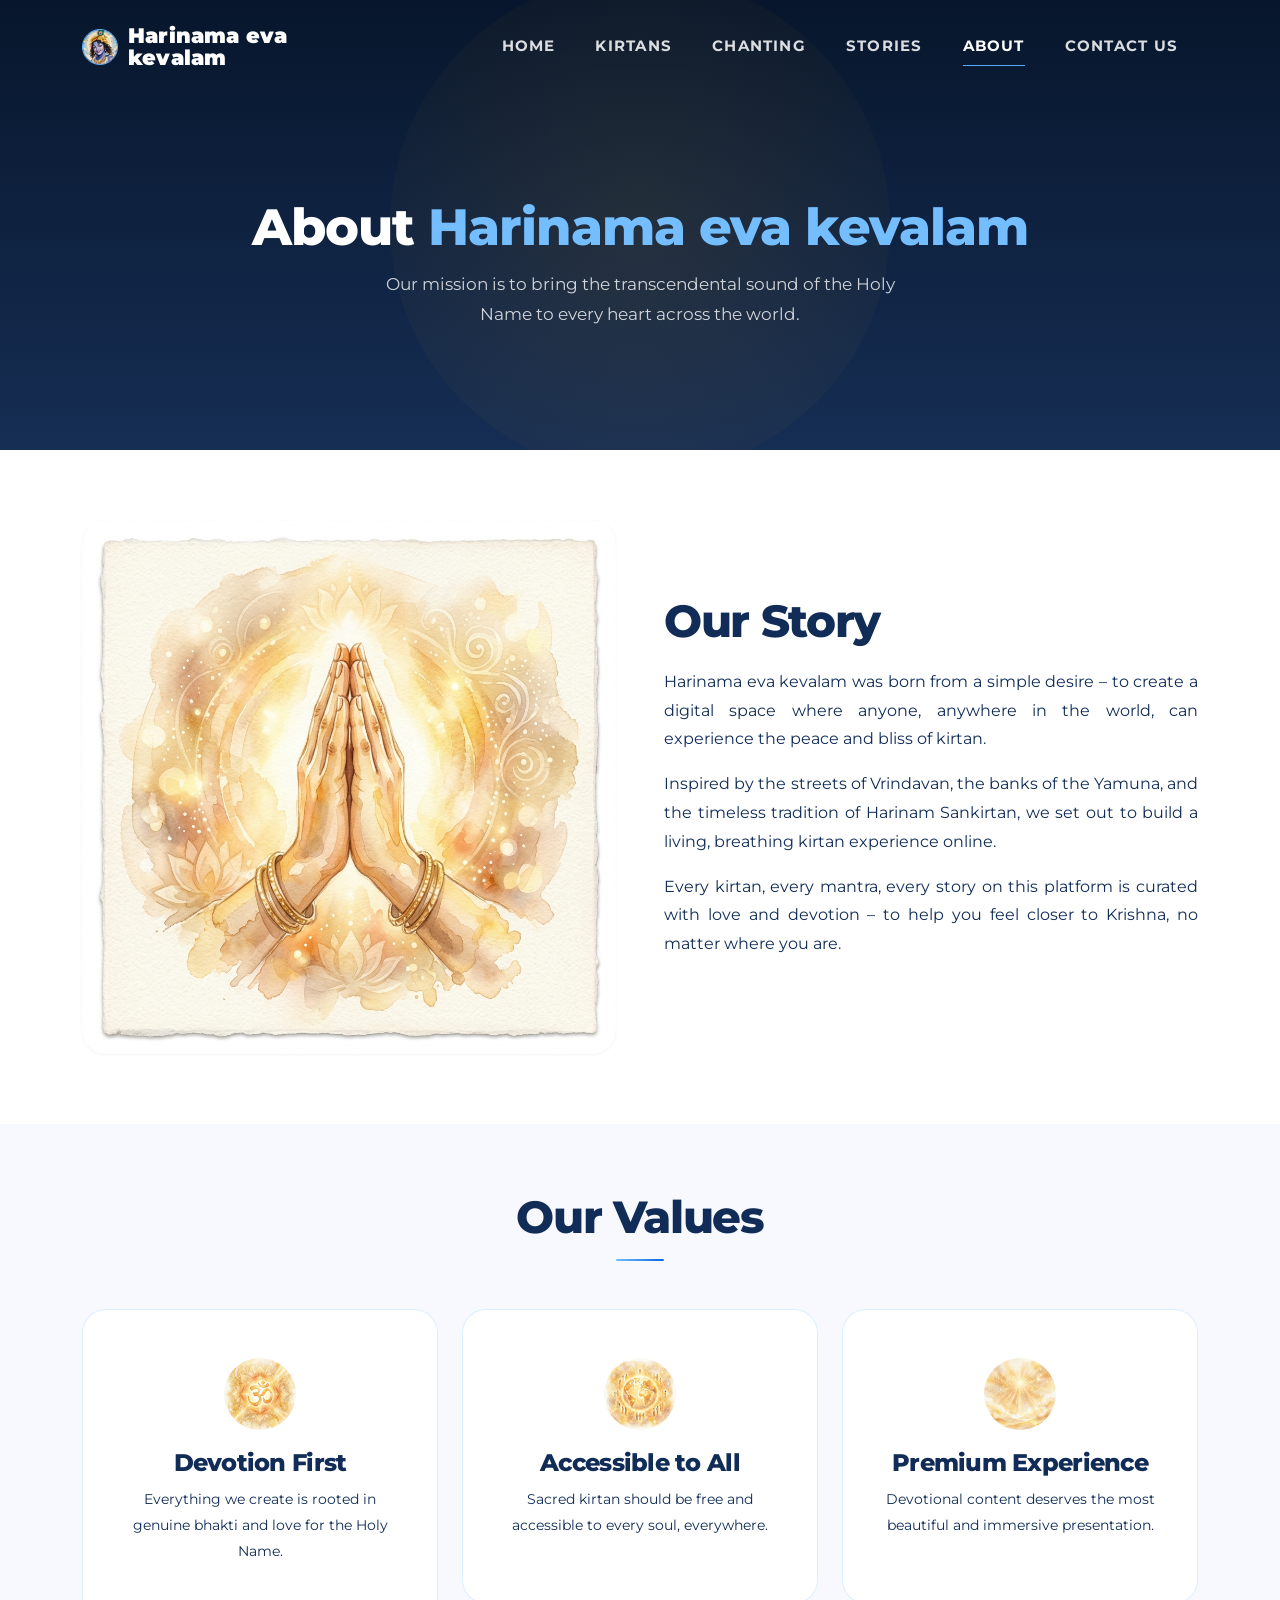
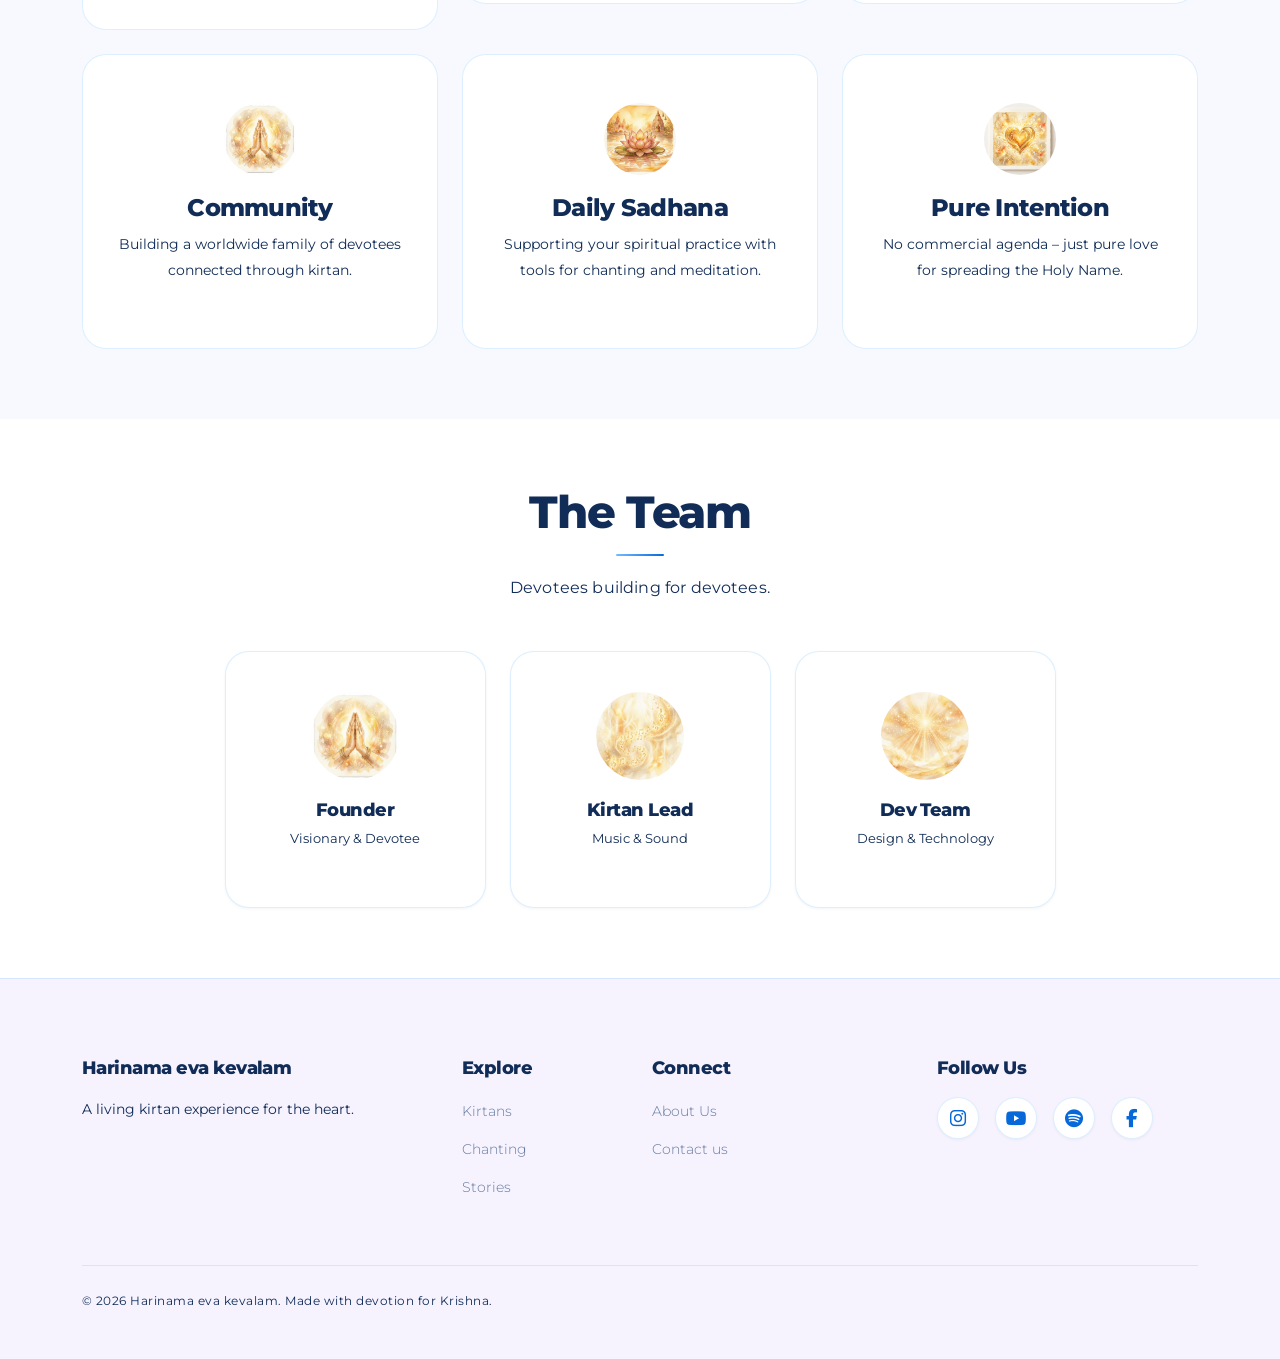
<file: about.html>
<!DOCTYPE html>
<html lang="en">
<head>
  <meta charset="UTF-8">
  <meta name="viewport" content="width=device-width, initial-scale=1.0">
  <meta name="description" content="About Harinama eva kevalam – Our mission to spread divine kirtan worldwide.">
  <meta name="robots" content="index, follow">
  <link rel="canonical" href="/about.html">
  <meta property="og:type" content="website">
  <meta property="og:title" content="About – Harinama eva kevalam">
  <meta property="og:description" content="Our mission to bring the transcendental sound of the Holy Name to every heart.">
  <meta property="og:image" content="images/logo.jpg">
  <meta property="og:url" content="/about.html">
  <meta name="twitter:card" content="summary_large_image">
  <meta name="twitter:title" content="About – Harinama eva kevalam">
  <meta name="twitter:description" content="Our mission to bring the transcendental sound of the Holy Name to every heart.">
  <meta name="twitter:image" content="images/logo.jpg">
  <title>About Us – Harinama eva kevalam</title>
  <link rel="icon" type="image/png" href="images/logo.jpg">
  <link href="https://cdn.jsdelivr.net/npm/bootstrap@5.3.3/dist/css/bootstrap.min.css" rel="stylesheet">
  <link rel="stylesheet" href="https://cdnjs.cloudflare.com/ajax/libs/font-awesome/6.5.1/css/all.min.css">
  <link rel="stylesheet" href="https://unpkg.com/aos@2.3.4/dist/aos.css">
  <link rel="stylesheet" href="css/style.css">
  <script type="application/ld+json">
  {
    "@context": "https://schema.org",
    "@type": "Organization",
    "name": "Harinama eva kevalam",
    "url": "/",
    "logo": "images/logo.jpg",
    "sameAs": [
      "https://www.youtube.com/@Hari-namaevakevalam",
      "http://instagram.com/harinamaevakevalam",
      "http://open.spotify.com/artist/0MhdmOuZhIQkAYJIBxpRJv"
    ]
  }
  </script>
</head>
<body>

<!-- ===== PRELOADER ===== -->
<div class="preloader" id="preloader">
  <div class="preloader-content">
    <img src="images/logo.jpg" alt="Loading Logo" class="preloader-logo">
    <div class="preloader-spinner"></div>
  </div>
</div>

<!-- NAVBAR -->
<nav class="navbar navbar-expand-lg navbar-custom" id="mainNav">
  <div class="container">
    <a class="navbar-brand" href="index.html">
      <img src="images/logo.jpg" alt="Harinama eva kevalam Logo" class="brand-logo">
      <span class="brand-text">
          <span class="brand-line-1">Harinama eva</span>
          <span class="brand-line-2">kevalam</span>
        </span>
    </a>
    <button class="navbar-toggler" type="button" data-bs-toggle="offcanvas" data-bs-target="#navMenu">
      <span class="navbar-toggler-icon"></span>
    </button>
    <div class="offcanvas offcanvas-end" id="navMenu">
      <div class="offcanvas-header">
        <h5 class="offcanvas-title">Harinama eva kevalam</h5>
        <button type="button" class="btn-close" data-bs-dismiss="offcanvas"></button>
      </div>
      <div class="offcanvas-body">
        <ul class="navbar-nav ms-auto">
          <li class="nav-item"><a class="nav-link" href="index.html">Home</a></li>
          <li class="nav-item"><a class="nav-link" href="kirtans.html">Kirtans</a></li>
          <li class="nav-item"><a class="nav-link" href="chanting.html">Chanting</a></li>
          <li class="nav-item"><a class="nav-link" href="stories.html">Stories</a></li>
          <li class="nav-item"><a class="nav-link active" href="about.html">About</a></li>
          <li class="nav-item"><a class="nav-link" href="contact.html">Contact us</a></li>
        </ul>
      </div>
    </div>
  </div>
</nav>

<!-- PAGE HEADER -->
<section class="page-header">
  <div class="container">
    <h1 data-aos="fade-up">About <span>Harinama eva kevalam</span></h1>
    <p data-aos="fade-up" data-aos-delay="200">Our mission is to bring the transcendental sound of the Holy Name to every heart across the world.</p>
  </div>
</section>

<!-- OUR STORY -->
<section class="section-padding">
  <div class="container">
    <div class="row align-items-center g-5">
      <div class="col-lg-6" data-aos="fade-right">
        <div class="glass-card" style="min-height:350px;display:flex;align-items:center;justify-content:center;background:var(--gradient-card);border:none;padding:0;overflow:hidden;">
          <img src="images/prayer_hands.png" alt="Our Story" style="width:100%;height:100%;object-fit:cover;min-height:350px;">
        </div>
      </div>
      <div class="col-lg-6" data-aos="fade-left">
        <h2 style="color:var(--text-primary);font-family:var(--font-heading);margin-bottom:24px;font-weight:400;">Our Story</h2>
        <p style="color:var(--text-muted);margin-bottom:16px;font-weight:300;line-height:1.9;">Harinama eva kevalam was born from a simple desire – to create a digital space where anyone, anywhere in the world, can experience the peace and bliss of kirtan.</p>
        <p style="color:var(--text-muted);margin-bottom:16px;font-weight:300;line-height:1.9;">Inspired by the streets of Vrindavan, the banks of the Yamuna, and the timeless tradition of Harinam Sankirtan, we set out to build a living, breathing kirtan experience online.</p>
        <p style="color:var(--text-muted);font-weight:300;line-height:1.9;">Every kirtan, every mantra, every story on this platform is curated with love and devotion – to help you feel closer to Krishna, no matter where you are.</p>
      </div>
    </div>
  </div>
</section>

<!-- MISSION VALUES -->
<section class="section-padding" style="background:var(--warm-gray-100)">
  <div class="container">
    <div class="section-title" data-aos="fade-up">
      <h2>Our Values</h2>
      <div class="divider"></div>
    </div>
    <div class="row g-4">
      <div class="col-md-4" data-aos="fade-up" data-aos-delay="100">
        <div class="mission-card"><div class="icon"><img src="images/om_symbol.png" alt="Devotion First"></div><h4>Devotion First</h4><p>Everything we create is rooted in genuine bhakti and love for the Holy Name.</p></div>
      </div>
      <div class="col-md-4" data-aos="fade-up" data-aos-delay="200">
        <div class="mission-card"><div class="icon"><img src="images/globe_community.png" alt="Accessible to All"></div><h4>Accessible to All</h4><p>Sacred kirtan should be free and accessible to every soul, everywhere.</p></div>
      </div>
      <div class="col-md-4" data-aos="fade-up" data-aos-delay="300">
        <div class="mission-card"><div class="icon"><img src="images/divine_sparkle.png" alt="Premium Experience"></div><h4>Premium Experience</h4><p>Devotional content deserves the most beautiful and immersive presentation.</p></div>
      </div>
      <div class="col-md-4" data-aos="fade-up" data-aos-delay="400">
        <div class="mission-card"><div class="icon"><img src="images/prayer_hands.png" alt="Community"></div><h4>Community</h4><p>Building a worldwide family of devotees connected through kirtan.</p></div>
      </div>
      <div class="col-md-4" data-aos="fade-up" data-aos-delay="500">
        <div class="mission-card"><div class="icon"><img src="images/lotus_flower.png" alt="Daily Sadhana"></div><h4>Daily Sadhana</h4><p>Supporting your spiritual practice with tools for chanting and meditation.</p></div>
      </div>
      <div class="col-md-4" data-aos="fade-up" data-aos-delay="600">
        <div class="mission-card"><div class="icon"><img src="images/golden_heart.png" alt="Pure Intention"></div><h4>Pure Intention</h4><p>No commercial agenda – just pure love for spreading the Holy Name.</p></div>
      </div>
    </div>
  </div>
</section>

<!-- TEAM -->
<section class="section-padding">
  <div class="container">
    <div class="section-title" data-aos="fade-up">
      <h2>The Team</h2>
      <div class="divider"></div>
      <p>Devotees building for devotees.</p>
    </div>
    <div class="row g-4 justify-content-center">
      <div class="col-md-4 col-lg-3" data-aos="fade-up" data-aos-delay="100">
        <div class="glass-card text-center">
          <div style="width:88px;height:88px;border-radius:50%;background:var(--gradient-card);margin:0 auto 20px;display:flex;align-items:center;justify-content:center;overflow:hidden;">
            <img src="images/prayer_hands.png" alt="Founder" style="width:100%;height:100%;object-fit:cover;">
          </div>
          <h4 style="font-family:var(--font-heading);color:var(--text-primary);font-size:1.15rem;">Founder</h4>
          <p style="color:var(--text-muted);font-size:0.82rem;font-weight:300;">Visionary & Devotee</p>
        </div>
      </div>
      <div class="col-md-4 col-lg-3" data-aos="fade-up" data-aos-delay="200">
        <div class="glass-card text-center">
          <div style="width:88px;height:88px;border-radius:50%;background:var(--gradient-card);margin:0 auto 20px;display:flex;align-items:center;justify-content:center;overflow:hidden;">
            <img src="images/musical_notes.png" alt="Kirtan Lead" style="width:100%;height:100%;object-fit:cover;">
          </div>
          <h4 style="font-family:var(--font-heading);color:var(--text-primary);font-size:1.15rem;">Kirtan Lead</h4>
          <p style="color:var(--text-muted);font-size:0.82rem;font-weight:300;">Music & Sound</p>
        </div>
      </div>
      <div class="col-md-4 col-lg-3" data-aos="fade-up" data-aos-delay="300">
        <div class="glass-card text-center">
          <div style="width:88px;height:88px;border-radius:50%;background:var(--gradient-card);margin:0 auto 20px;display:flex;align-items:center;justify-content:center;overflow:hidden;">
            <img src="images/divine_sparkle.png" alt="Dev Team" style="width:100%;height:100%;object-fit:cover;">
          </div>
          <h4 style="font-family:var(--font-heading);color:var(--text-primary);font-size:1.15rem;">Dev Team</h4>
          <p style="color:var(--text-muted);font-size:0.82rem;font-weight:300;">Design & Technology</p>
        </div>
      </div>
    </div>
  </div>
</section>

<!-- FOOTER -->
<footer class="footer">
  <div class="container">
    <div class="row g-4">
      <div class="col-12 col-md-4"><h5>Harinama eva kevalam</h5><p>A living kirtan experience for the heart.</p></div>
      <div class="col-6 col-md-2"><h5>Explore</h5><ul class="footer-links"><li><a href="kirtans.html">Kirtans</a></li><li><a href="chanting.html">Chanting</a></li><li><a href="stories.html">Stories</a></li></ul></div>
      <div class="col-6 col-md-3"><h5>Connect</h5><ul class="footer-links"><li><a href="about.html">About Us</a></li><li><a href="contact.html">Contact us</a></li></ul></div>
      <div class="col-12 col-md-3"><h5>Follow Us</h5><div class="d-flex gap-3 mt-2"><a href="http://instagram.com/harinamaevakevalam" target="_blank" rel="noopener noreferrer" style="font-size:1.2rem"><i class="fab fa-instagram"></i></a><a href="https://www.youtube.com/@Hari-namaevakevalam" target="_blank" rel="noopener noreferrer" style="font-size:1.2rem"><i class="fab fa-youtube"></i></a><a href="http://open.spotify.com/artist/0MhdmOuZhIQkAYJIBxpRJv" target="_blank" rel="noopener noreferrer" style="font-size:1.2rem"><i class="fab fa-spotify"></i></a><a href="https://facebook.com/share/1Gw1BJ1iXy" target="_blank" rel="noopener noreferrer" style="font-size:1.2rem"><i class="fab fa-facebook-f"></i></a></div></div>
    </div>
    <div class="footer-bottom"><p>© 2026 Harinama eva kevalam. Made with devotion for Krishna.</p></div>
  </div>
</footer>

<script src="https://cdn.jsdelivr.net/npm/bootstrap@5.3.3/dist/js/bootstrap.bundle.min.js"></script>
<script src="https://unpkg.com/aos@2.3.4/dist/aos.js"></script>
<script src="js/main.js"></script>
</body>
</html>
</file>
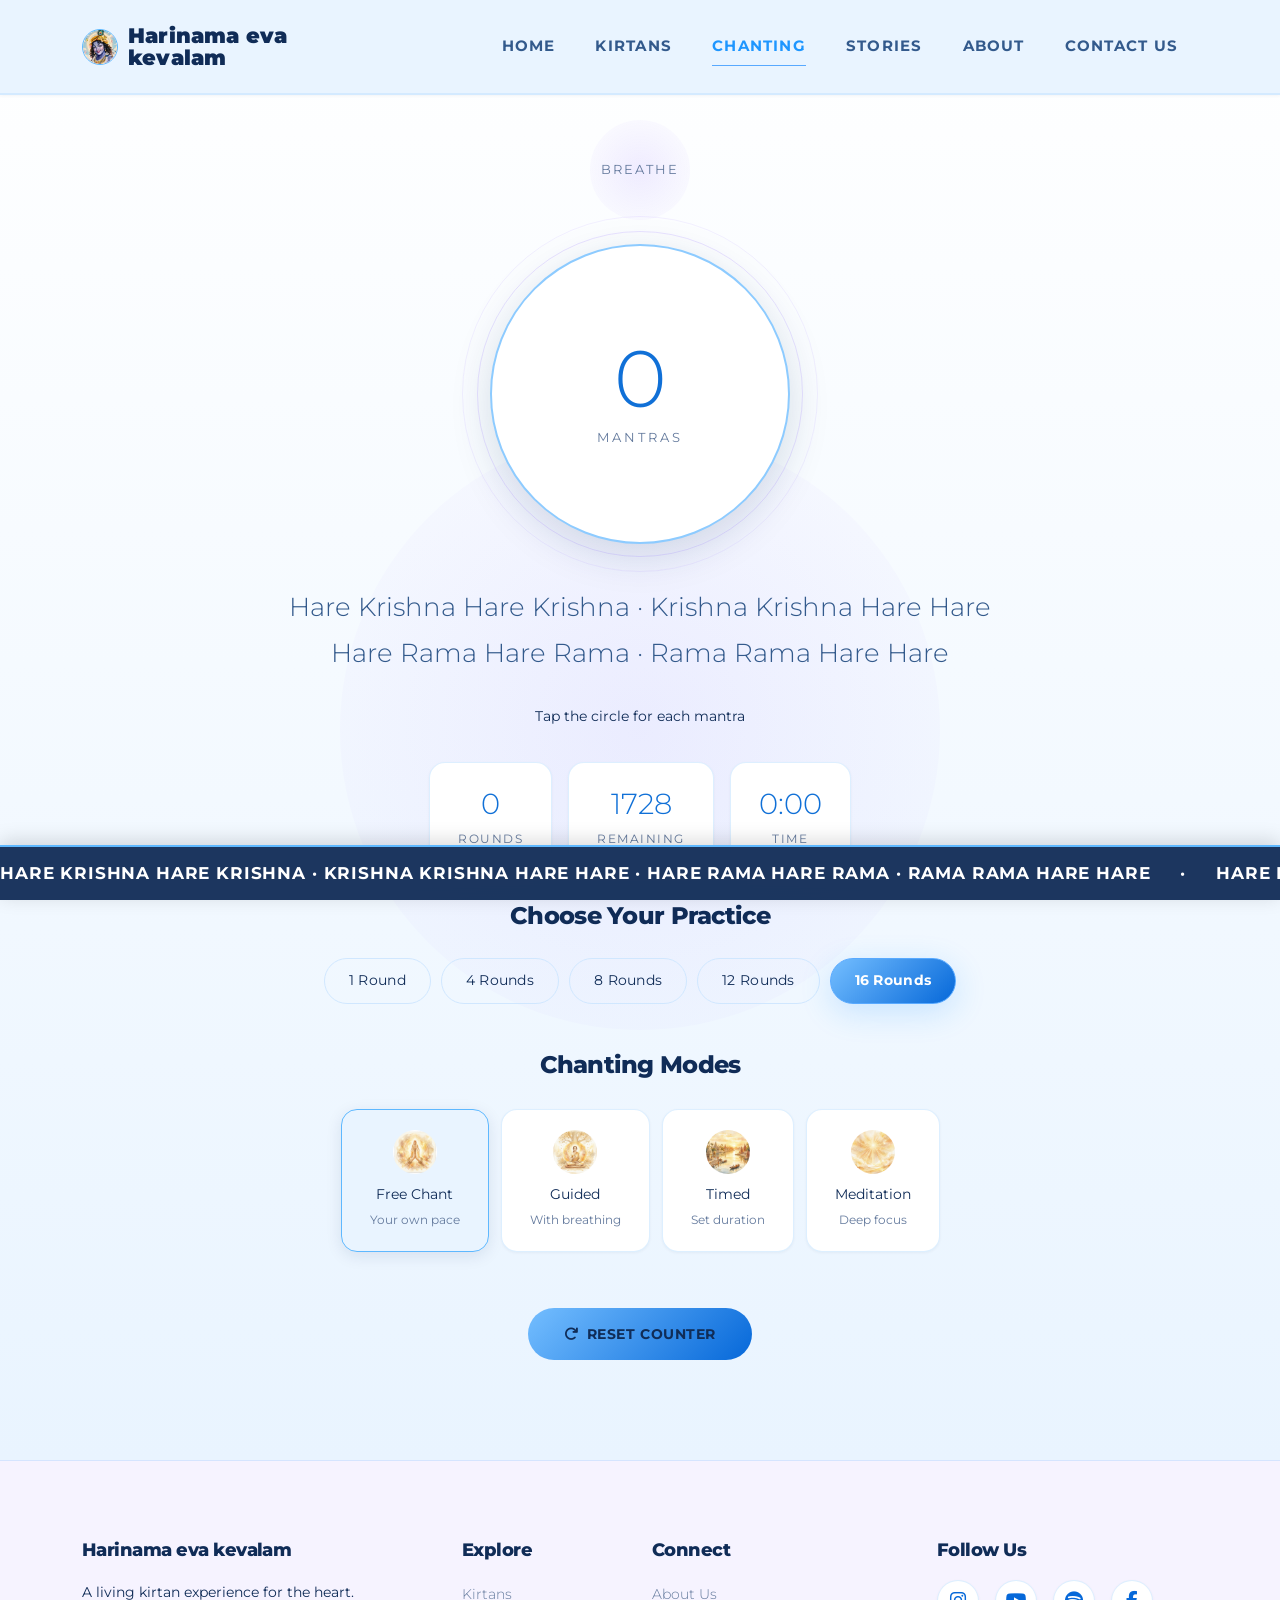
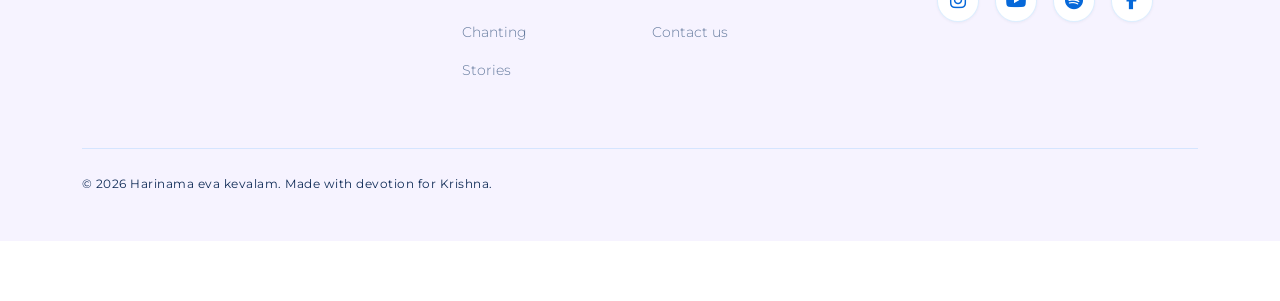
<file: chanting.html>
<!DOCTYPE html>
<html lang="en">
<head>
  <meta charset="UTF-8">
  <meta name="viewport" content="width=device-width, initial-scale=1.0">
  <meta name="description" content="Digital japa experience – chant the Maha Mantra with a beautiful interactive counter.">
  <meta name="robots" content="index, follow">
  <link rel="canonical" href="/chanting.html">
  <meta property="og:type" content="website">
  <meta property="og:title" content="Chanting – Harinama eva kevalam">
  <meta property="og:description" content="Start chanting with guided rounds and timers — tools to deepen your Japa practice.">
  <meta property="og:image" content="images/logo.jpg">
  <meta property="og:url" content="/chanting.html">
  <meta name="twitter:card" content="summary_large_image">
  <meta name="twitter:title" content="Chanting – Harinama eva kevalam">
  <meta name="twitter:description" content="Start chanting with guided rounds and timers — tools to deepen your Japa practice.">
  <meta name="twitter:image" content="images/logo.jpg">
  <title>Start Chanting – Harinama eva kevalam</title>
  <link rel="icon" type="image/png" href="images/logo.jpg">
  <link href="https://cdn.jsdelivr.net/npm/bootstrap@5.3.3/dist/css/bootstrap.min.css" rel="stylesheet">
  <link rel="stylesheet" href="https://cdnjs.cloudflare.com/ajax/libs/font-awesome/6.5.1/css/all.min.css">
  <link rel="stylesheet" href="https://unpkg.com/aos@2.3.4/dist/aos.css">
  <link rel="stylesheet" href="css/style.css">
  <script type="application/ld+json">
  {
    "@context": "https://schema.org",
    "@type": "Organization",
    "name": "Harinama eva kevalam",
    "url": "/",
    "logo": "images/logo.jpg",
    "sameAs": [
      "https://www.youtube.com/@Hari-namaevakevalam",
      "http://instagram.com/harinamaevakevalam",
      "http://open.spotify.com/artist/0MhdmOuZhIQkAYJIBxpRJv"
    ]
  }
  </script>
  <style>
    .chanting-hero {
      min-height: 100vh;
      display: flex;
      align-items: center;
      justify-content: center;
      background: var(--gradient-warm);
      padding: 120px 0 100px;
      position: relative;
    }
    .chanting-hero::before {
      content: '';
      position: absolute;
      width: 600px;
      height: 600px;
      background: radial-gradient(circle, rgba(124, 77, 255, 0.08), transparent);
      border-radius: 50%;
      top: 50%;
      left: 50%;
      transform: translate(-50%, -50%);
      pointer-events: none;
    }
    .mega-circle {
      width: 300px;
      height: 300px;
      border-radius: 50%;
      margin: 0 auto 40px;
      background: var(--white);
      border: 2px solid var(--violet-300);
      display: flex;
      align-items: center;
      justify-content: center;
      flex-direction: column;
      position: relative;
      cursor: pointer;
      transition: var(--transition);
      user-select: none;
      box-shadow: var(--shadow-lg);
    }
    .mega-circle:hover {
      border-color: var(--violet-400);
      box-shadow: 0 0 80px rgba(124, 77, 255, 0.15);
    }
    .mega-circle:active { transform: scale(0.96); }
    .mega-circle .counter {
      font-family: var(--font-heading);
      font-size: 5rem;
      color: var(--violet-600);
      line-height: 1;
      font-weight: 300;
    }
    .mega-circle .counter-label {
      color: var(--text-muted);
      font-size: 0.8rem;
      margin-top: 8px;
      letter-spacing: 3px;
      text-transform: uppercase;
    }
    .mega-circle .ring1 {
      position: absolute;
      inset: -15px;
      border-radius: 50%;
      border: 1px solid rgba(124, 77, 255, 0.15);
      animation: pulseRing 3s ease-in-out infinite;
    }
    .mega-circle .ring2 {
      position: absolute;
      inset: -30px;
      border-radius: 50%;
      border: 1px solid rgba(124, 77, 255, 0.08);
      animation: pulseRing 3.5s ease-in-out infinite 0.5s;
    }
    .breathing-guide {
      width: 100px;
      height: 100px;
      border-radius: 50%;
      background: radial-gradient(circle, rgba(124, 77, 255, 0.1), transparent);
      margin: 0 auto 24px;
      animation: breathe 5s ease-in-out infinite;
      display: flex;
      align-items: center;
      justify-content: center;
    }
    .breathing-guide span {
      color: var(--text-muted);
      font-size: 0.8rem;
      letter-spacing: 2px;
      text-transform: uppercase;
    }
    .stats-row {
      display: flex;
      gap: 16px;
      justify-content: center;
      flex-wrap: wrap;
      margin: 32px 0;
    }
    .stat-item {
      text-align: center;
      padding: 16px 28px;
      background: var(--white);
      border: 1px solid var(--glass-border);
      border-radius: 16px;
      min-width: 110px;
      box-shadow: var(--shadow-sm);
    }
    .stat-item .stat-num {
      font-family: var(--font-heading);
      font-size: 1.8rem;
      color: var(--violet-600);
      font-weight: 300;
    }
    .stat-item .stat-label {
      color: var(--text-muted);
      font-size: 0.72rem;
      text-transform: uppercase;
      letter-spacing: 1.5px;
    }
    .mantra-display {
      font-family: var(--font-heading);
      font-size: clamp(1.1rem, 2.5vw, 1.6rem);
      color: var(--text-secondary);
      text-align: center;
      margin: 28px 0;
      line-height: 1.8;
      font-weight: 300;
    }
    .mode-cards {
      display: flex;
      gap: 12px;
      justify-content: center;
      flex-wrap: wrap;
      margin: 32px 0;
    }
    .mode-card {
      padding: 20px 28px;
      background: var(--white);
      border: 1px solid var(--glass-border);
      border-radius: 16px;
      cursor: pointer;
      transition: var(--transition);
      text-align: center;
      min-width: 130px;
      box-shadow: var(--shadow-sm);
    }
    .mode-card:hover, .mode-card.active {
      border-color: var(--violet-400);
      background: var(--violet-50);
      box-shadow: var(--shadow-md);
    }
    .mode-card .mode-icon {
      width: 44px;
      height: 44px;
      border-radius: 50%;
      overflow: hidden;
      margin: 0 auto 8px;
    }
    .mode-card .mode-icon img {
      width: 100%;
      height: 100%;
      object-fit: cover;
    }
    .mode-card .mode-name { color: var(--text-primary); font-size: 0.88rem; font-weight: 400; }
    .mode-card .mode-desc { color: var(--text-muted); font-size: 0.72rem; margin-top: 4px; }
    @media(max-width: 767px) {
      .mega-circle { width: 230px; height: 230px; }
      .mega-circle .counter { font-size: 3.5rem; }
      .stat-item { padding: 12px 18px; min-width: 90px; }
      .stat-item .stat-num { font-size: 1.4rem; }
      .mode-card { padding: 14px 18px; min-width: 100px; }
    }
    @media(max-width: 480px) {
      .mega-circle { width: 190px; height: 190px; }
      .mega-circle .counter { font-size: 2.8rem; }
    }
  </style>
</head>
<body class="chanting-page">

<!-- ===== PRELOADER ===== -->
<div class="preloader" id="preloader">
  <div class="preloader-content">
    <img src="images/logo.jpg" alt="Loading Logo" class="preloader-logo">
    <div class="preloader-spinner"></div>
  </div>
</div>

<nav class="navbar navbar-expand-lg navbar-custom scrolled" id="mainNav">
  <div class="container">
    <a class="navbar-brand" href="index.html">
      <img src="images/logo.jpg" alt="Harinama eva kevalam Logo" class="brand-logo">
      <span class="brand-text">
          <span class="brand-line-1">Harinama eva</span>
          <span class="brand-line-2">kevalam</span>
        </span>
    </a>
    <button class="navbar-toggler" type="button" data-bs-toggle="offcanvas" data-bs-target="#navMenu"><span class="navbar-toggler-icon"></span></button>
    <div class="offcanvas offcanvas-end" id="navMenu">
      <div class="offcanvas-header"><h5 class="offcanvas-title">Harinama eva kevalam</h5><button type="button" class="btn-close" data-bs-dismiss="offcanvas"></button></div>
      <div class="offcanvas-body"><ul class="navbar-nav ms-auto">
        <li class="nav-item"><a class="nav-link" href="index.html">Home</a></li>
        <li class="nav-item"><a class="nav-link" href="kirtans.html">Kirtans</a></li>
        <li class="nav-item"><a class="nav-link active" href="chanting.html">Chanting</a></li>
        <li class="nav-item"><a class="nav-link" href="stories.html">Stories</a></li>
        <li class="nav-item"><a class="nav-link" href="about.html">About</a></li>
        <li class="nav-item"><a class="nav-link" href="contact.html">Contact us</a></li>
      </ul></div>
    </div>
  </div>
</nav>

<section class="chanting-hero">
  <div class="container text-center">
    <div class="breathing-guide" data-aos="fade-up">
      <span>Breathe</span>
    </div>

    <div class="mega-circle" id="chantCircle" onclick="incrementChant()" data-aos="fade-up" data-aos-delay="200">
      <div class="ring1"></div>
      <div class="ring2"></div>
      <div class="counter" id="chantCount">0</div>
      <div class="counter-label">Mantras</div>
    </div>

    <div class="mantra-display" data-aos="fade-up" data-aos-delay="300">
      Hare Krishna Hare Krishna · Krishna Krishna Hare Hare<br>
      Hare Rama Hare Rama · Rama Rama Hare Hare
    </div>

    <p style="color:var(--text-muted);font-size:0.9rem;margin-bottom:8px;" data-aos="fade-up" data-aos-delay="400">Tap the circle for each mantra</p>

    <div class="stats-row" data-aos="fade-up" data-aos-delay="500">
      <div class="stat-item">
        <div class="stat-num" id="roundNum">0</div>
        <div class="stat-label">Rounds</div>
      </div>
      <div class="stat-item">
        <div class="stat-num" id="remainCount">1728</div>
        <div class="stat-label">Remaining</div>
      </div>
      <div class="stat-item">
        <div class="stat-num" id="timeSpent">0:00</div>
        <div class="stat-label">Time</div>
      </div>
    </div>

    <h4 style="color:var(--text-primary);font-family:var(--font-heading);margin:36px 0 16px;font-weight:300;" data-aos="fade-up" data-aos-delay="600">Choose Your Practice</h4>
    <div class="round-options" data-aos="fade-up" data-aos-delay="700">
      <button class="round-btn" onclick="setRoundsPage(1)">1 Round</button>
      <button class="round-btn" onclick="setRoundsPage(4)">4 Rounds</button>
      <button class="round-btn" onclick="setRoundsPage(8)">8 Rounds</button>
      <button class="round-btn" onclick="setRoundsPage(12)">12 Rounds</button>
      <button class="round-btn active" onclick="setRoundsPage(16)">16 Rounds</button>
    </div>

    <h4 style="color:var(--text-primary);font-family:var(--font-heading);margin:48px 0 16px;font-weight:300;" data-aos="fade-up">Chanting Modes</h4>
    <div class="mode-cards" data-aos="fade-up">
      <div class="mode-card active">
        <div class="mode-icon"><img src="images/prayer_hands.png" alt="Free Chant"></div>
        <div class="mode-name">Free Chant</div>
        <div class="mode-desc">Your own pace</div>
      </div>
      <div class="mode-card">
        <div class="mode-icon"><img src="images/meditation_pose.png" alt="Guided"></div>
        <div class="mode-name">Guided</div>
        <div class="mode-desc">With breathing</div>
      </div>
      <div class="mode-card">
        <div class="mode-icon"><img src="images/sunrise_river.png" alt="Timed"></div>
        <div class="mode-name">Timed</div>
        <div class="mode-desc">Set duration</div>
      </div>
      <div class="mode-card">
        <div class="mode-icon"><img src="images/divine_sparkle.png" alt="Meditation"></div>
        <div class="mode-name">Meditation</div>
        <div class="mode-desc">Deep focus</div>
      </div>
    </div>

    <button class="btn-golden mt-4" onclick="resetChant()" data-aos="fade-up">
      <i class="fas fa-redo"></i> Reset Counter
    </button>
  </div>
</section>

<footer class="footer">
  <div class="container">
    <div class="row g-4">
      <div class="col-12 col-md-4"><h5>Harinama eva kevalam</h5><p>A living kirtan experience for the heart.</p></div>
      <div class="col-6 col-md-2"><h5>Explore</h5><ul class="footer-links"><li><a href="kirtans.html">Kirtans</a></li><li><a href="chanting.html">Chanting</a></li><li><a href="stories.html">Stories</a></li></ul></div>
      <div class="col-6 col-md-3"><h5>Connect</h5><ul class="footer-links"><li><a href="about.html">About Us</a></li><li><a href="contact.html">Contact us</a></li></ul></div>
      <div class="col-12 col-md-3"><h5>Follow Us</h5><div class="d-flex gap-3 mt-2"><a href="http://instagram.com/harinamaevakevalam" target="_blank" rel="noopener noreferrer" style="font-size:1.2rem"><i class="fab fa-instagram"></i></a><a href="https://www.youtube.com/@Hari-namaevakevalam" target="_blank" rel="noopener noreferrer" style="font-size:1.2rem"><i class="fab fa-youtube"></i></a><a href="http://open.spotify.com/artist/0MhdmOuZhIQkAYJIBxpRJv" target="_blank" rel="noopener noreferrer" style="font-size:1.2rem"><i class="fab fa-spotify"></i></a><a href="https://facebook.com/share/1Gw1BJ1iXy" target="_blank" rel="noopener noreferrer" style="font-size:1.2rem"><i class="fab fa-facebook-f"></i></a></div></div>
    </div>
    <div class="footer-bottom"><p>© 2026 Harinama eva kevalam. Made with devotion for Krishna.</p></div>
  </div>
</footer>

<script src="https://cdn.jsdelivr.net/npm/bootstrap@5.3.3/dist/js/bootstrap.bundle.min.js"></script>
<script src="https://unpkg.com/aos@2.3.4/dist/aos.js"></script>
<script src="js/main.js"></script>
<script>
  // Enhanced chanting for this page
  let pageChantCount = 0;
  let pageTargetRounds = 16;
  let startTime = null;
  let timerInterval = null;

  function incrementChant() {
    pageChantCount++;
    if (!startTime) { startTime = Date.now(); startTimer(); }
    document.getElementById('chantCount').textContent = pageChantCount;
    document.getElementById('roundNum').textContent = Math.floor(pageChantCount / 108);
    document.getElementById('remainCount').textContent = Math.max(0, (pageTargetRounds * 108) - pageChantCount);

    const circle = document.getElementById('chantCircle');
    circle.style.borderColor = 'var(--violet-400)';
    circle.style.boxShadow = '0 0 80px rgba(124, 77, 255, 0.2)';
    setTimeout(() => { circle.style.borderColor = 'var(--violet-300)'; circle.style.boxShadow = 'var(--shadow-lg)'; }, 300);

    if (pageChantCount === pageTargetRounds * 108) {
      circle.style.background = 'radial-gradient(circle, rgba(124, 77, 255, 0.1), var(--white))';
      if (typeof showCelebrationPopup === 'function') {
        showCelebrationPopup(pageTargetRounds);
      }
    }
  }

  function setRoundsPage(n) {
    pageTargetRounds = n;
    resetChant();
    document.querySelectorAll('.round-btn').forEach(b => b.classList.remove('active'));
    event.target.classList.add('active');
  }

  function resetChant() {
    pageChantCount = 0; startTime = null;
    if (timerInterval) clearInterval(timerInterval);
    document.getElementById('chantCount').textContent = '0';
    document.getElementById('roundNum').textContent = '0';
    document.getElementById('remainCount').textContent = pageTargetRounds * 108;
    document.getElementById('timeSpent').textContent = '0:00';
  }

  function startTimer() {
    timerInterval = setInterval(() => {
      const elapsed = Math.floor((Date.now() - startTime) / 1000);
      const mins = Math.floor(elapsed / 60);
      const secs = elapsed % 60;
      document.getElementById('timeSpent').textContent = mins + ':' + (secs < 10 ? '0' : '') + secs;
    }, 1000);
  }

  // Mode card selection
  document.querySelectorAll('.mode-card').forEach(card => {
    card.addEventListener('click', () => {
      document.querySelectorAll('.mode-card').forEach(c => c.classList.remove('active'));
      card.classList.add('active');
    });
  });
</script>

<!-- ===== BOTTOM SCROLLING MANTRA TICKER ===== -->
<div class="marquee-ticker">
  <div class="marquee-wrapper">
    <div class="marquee-content">
      <span>Hare Krishna Hare Krishna · Krishna Krishna Hare Hare · Hare Rama Hare Rama · Rama Rama Hare Hare</span>
      <span>&nbsp;·&nbsp;</span>
    </div>
    <div class="marquee-content">
      <span>Hare Krishna Hare Krishna · Krishna Krishna Hare Hare · Hare Rama Hare Rama · Rama Rama Hare Hare</span>
      <span>&nbsp;·&nbsp;</span>
    </div>
    <div class="marquee-content">
      <span>Hare Krishna Hare Krishna · Krishna Krishna Hare Hare · Hare Rama Hare Rama · Rama Rama Hare Hare</span>
      <span>&nbsp;·&nbsp;</span>
    </div>
    <div class="marquee-content">
      <span>Hare Krishna Hare Krishna · Krishna Krishna Hare Hare · Hare Rama Hare Rama · Rama Rama Hare Hare</span>
      <span>&nbsp;·&nbsp;</span>
    </div>
  </div>
</div>

</body>
</html>
</file>
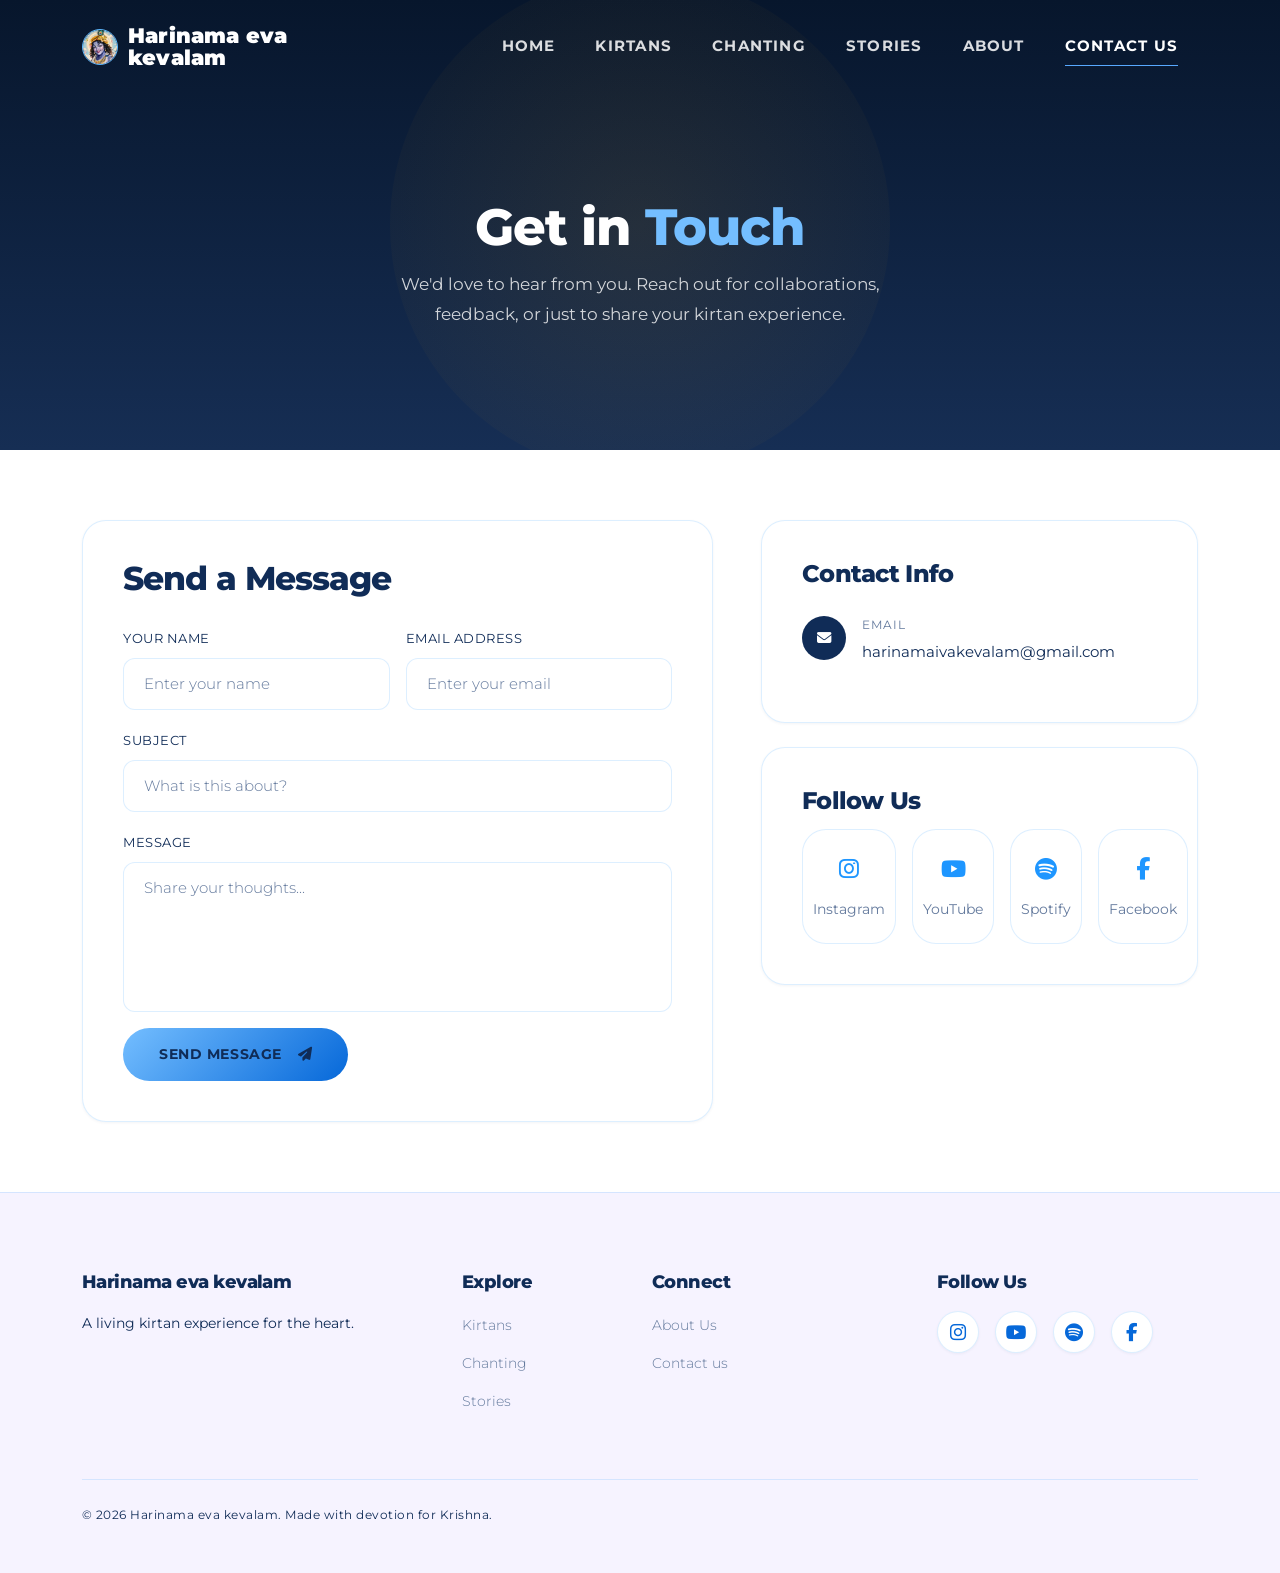
<file: contact.html>
<!DOCTYPE html>
<html lang="en">

<head>
  <meta charset="UTF-8">
  <meta name="viewport" content="width=device-width, initial-scale=1.0">
  <meta name="description" content="Contact Harinama eva kevalam – Reach out to our devotional community.">
  <title>Contact Us – Harinama eva kevalam</title>
  <link rel="icon" type="image/png" href="images/logo.jpg">
  <meta name="robots" content="index, follow">
  <link rel="canonical" href="/contact.html">
  <meta property="og:type" content="website">
  <meta property="og:title" content="Contact – Harinama eva kevalam">
  <meta property="og:description"
    content="Get in touch with the Harinama eva kevalam team for collaborations and inquiries.">
  <meta property="og:image" content="images/logo.jpg">
  <meta property="og:url" content="/contact.html">
  <meta name="twitter:card" content="summary_large_image">
  <meta name="twitter:title" content="Contact – Harinama eva kevalam">
  <meta name="twitter:description"
    content="Get in touch with the Harinama eva kevalam team for collaborations and inquiries.">
  <meta name="twitter:image" content="images/logo.jpg">
  <link href="https://cdn.jsdelivr.net/npm/bootstrap@5.3.3/dist/css/bootstrap.min.css" rel="stylesheet">
  <link rel="stylesheet" href="https://cdnjs.cloudflare.com/ajax/libs/font-awesome/6.5.1/css/all.min.css">
  <link rel="stylesheet" href="https://unpkg.com/aos@2.3.4/dist/aos.css">
  <link rel="stylesheet" href="css/style.css">
  <script type="application/ld+json">
  {
    "@context": "https://schema.org",
    "@type": "Organization",
    "name": "Harinama eva kevalam",
    "url": "/",
    "logo": "images/logo.jpg",
    "sameAs": [
      "https://www.youtube.com/@Hari-namaevakevalam",
      "http://instagram.com/harinamaevakevalam",
      "http://open.spotify.com/artist/0MhdmOuZhIQkAYJIBxpRJv"
    ]
  }
  </script>
</head>

<body>

  <!-- ===== PRELOADER ===== -->
  <div class="preloader" id="preloader">
    <div class="preloader-content">
      <img src="images/logo.jpg" alt="Loading Logo" class="preloader-logo">
      <div class="preloader-spinner"></div>
    </div>
  </div>

  <nav class="navbar navbar-expand-lg navbar-custom" id="mainNav">
    <div class="container">
      <a class="navbar-brand" href="index.html">
        <img src="images/logo.jpg" alt="Harinama eva kevalam Logo" class="brand-logo">
        <span class="brand-text">
          <span class="brand-line-1">Harinama eva</span>
          <span class="brand-line-2">kevalam</span>
        </span>
      </a>
      <button class="navbar-toggler" type="button" data-bs-toggle="offcanvas" data-bs-target="#navMenu"><span
          class="navbar-toggler-icon"></span></button>
      <div class="offcanvas offcanvas-end" id="navMenu">
        <div class="offcanvas-header">
          <h5 class="offcanvas-title">Harinama eva kevalam</h5><button type="button" class="btn-close"
            data-bs-dismiss="offcanvas"></button>
        </div>
        <div class="offcanvas-body">
          <ul class="navbar-nav ms-auto">
            <li class="nav-item"><a class="nav-link" href="index.html">Home</a></li>
            <li class="nav-item"><a class="nav-link" href="kirtans.html">Kirtans</a></li>
            <li class="nav-item"><a class="nav-link" href="chanting.html">Chanting</a></li>
            <li class="nav-item"><a class="nav-link" href="stories.html">Stories</a></li>
            <li class="nav-item"><a class="nav-link" href="about.html">About</a></li>
            <li class="nav-item"><a class="nav-link active" href="contact.html">Contact us</a></li>
          </ul>
        </div>
      </div>
    </div>
  </nav>

  <section class="page-header">
    <div class="container">
      <h1 data-aos="fade-up">Get in <span>Touch</span></h1>
      <p data-aos="fade-up" data-aos-delay="200">We'd love to hear from you. Reach out for collaborations, feedback, or
        just to share your kirtan experience.</p>
    </div>
  </section>

  <section class="section-padding">
    <div class="container">
      <div class="row g-5">
        <div class="col-lg-7" data-aos="fade-right">
          <div class="glass-card">
            <h3 style="font-family:var(--font-heading);color:var(--text-primary);margin-bottom:28px;font-weight:400;">
              Send a Message</h3>
            <form class="contact-form">
              <div class="row g-3">
                <div class="col-md-6">
                  <label class="form-label">Your Name</label>
                  <input type="text" class="form-control" placeholder="Enter your name">
                </div>
                <div class="col-md-6">
                  <label class="form-label">Email Address</label>
                  <input type="email" class="form-control" placeholder="Enter your email">
                </div>
                <div class="col-12">
                  <label class="form-label">Subject</label>
                  <input type="text" class="form-control" placeholder="What is this about?">
                </div>
                <div class="col-12">
                  <label class="form-label">Message</label>
                  <textarea class="form-control" placeholder="Share your thoughts..."></textarea>
                </div>
                <div class="col-12">
                  <button type="submit" class="btn-golden"> Send Message <i
                      class="fas fa-paper-plane ms-2"></i></button>
                </div>
              </div>
            </form>
          </div>
        </div>
        <div class="col-lg-5" data-aos="fade-left">
          <div class="glass-card mb-4">
            <h4 style="font-family:var(--font-heading);color:var(--text-primary);margin-bottom:24px;font-weight:400;">
              Contact Info</h4>
            <div class="d-flex align-items-center gap-3 mb-3">
              <div
                style="width:44px;height:44px;border-radius:50%;background:var(--text-primary);display:flex;align-items:center;justify-content:center;color:var(--white);flex-shrink:0;font-size:0.9rem;">
                <i class="fas fa-envelope"></i></div>
              <div><small
                  style="color:var(--text-muted);font-size:0.78rem;text-transform:uppercase;letter-spacing:1px;">Email</small><br><span
                  style="color:var(--text-primary);font-size:0.92rem;">harinamaivakevalam@gmail.com</span></div>
            </div>
            <!-- <div class="d-flex align-items-center gap-3 mb-3">
            <div style="width:44px;height:44px;border-radius:50%;background:var(--text-primary);display:flex;align-items:center;justify-content:center;color:var(--white);flex-shrink:0;font-size:0.9rem;"><i class="fab fa-whatsapp"></i></div>
            <div><small style="color:var(--text-muted);font-size:0.78rem;text-transform:uppercase;letter-spacing:1px;">WhatsApp</small><br><span style="color:var(--text-primary);font-size:0.92rem;">+91 98765 43210</span></div>
          </div>
          <div class="d-flex align-items-center gap-3">
            <div style="width:44px;height:44px;border-radius:50%;background:var(--text-primary);display:flex;align-items:center;justify-content:center;color:var(--white);flex-shrink:0;font-size:0.9rem;"><i class="fas fa-map-marker-alt"></i></div>
            <div><small style="color:var(--text-muted);font-size:0.78rem;text-transform:uppercase;letter-spacing:1px;">Location</small><br><span style="color:var(--text-primary);font-size:0.92rem;">Vrindavan, Uttar Pradesh, India</span></div>
          </div> -->
          </div>
          <div class="glass-card">
            <h4 style="font-family:var(--font-heading);color:var(--text-primary);margin-bottom:16px;font-weight:400;">
              Follow Us</h4>
            <div class="d-flex gap-3">
              <a href="http://instagram.com/harinamaevakevalam" target="_blank" rel="noopener noreferrer"
                class="community-card" style="flex:1;padding:20px 10px;margin:0;">
                <div style="font-size:1.4rem;margin-bottom:5px;"><i class="fab fa-instagram"></i></div>
                <small style="color:var(--text-muted);">Instagram</small>
              </a>
              <a href="https://www.youtube.com/@Hari-namaevakevalam" target="_blank" rel="noopener noreferrer"
                class="community-card" style="flex:1;padding:20px 10px;margin:0;">
                <div style="font-size:1.4rem;margin-bottom:5px;"><i class="fab fa-youtube"></i></div>
                <small style="color:var(--text-muted);">YouTube</small>
              </a>
              <a href="http://open.spotify.com/artist/0MhdmOuZhIQkAYJIBxpRJv" target="_blank" rel="noopener noreferrer"
                class="community-card" style="flex:1;padding:20px 10px;margin:0;">
                <div style="font-size:1.4rem;margin-bottom:5px;"><i class="fab fa-spotify"></i></div>
                <small style="color:var(--text-muted);">Spotify</small>
              </a>
              <a href="https://facebook.com/share/1Gw1BJ1iXy" target="_blank" rel="noopener noreferrer"
                class="community-card" style="flex:1;padding:20px 10px;margin:0;">
                <div style="font-size:1.4rem;margin-bottom:5px;"><i class="fab fa-facebook-f"></i></div>
                <small style="color:var(--text-muted);">Facebook</small>
              </a>
            </div>
          </div>
        </div>
      </div>
    </div>
  </section>

  <footer class="footer">
    <div class="container">
      <div class="row g-4">
        <div class="col-12 col-md-4">
          <h5>Harinama eva kevalam</h5>
          <p>A living kirtan experience for the heart.</p>
        </div>
        <div class="col-6 col-md-2">
          <h5>Explore</h5>
          <ul class="footer-links">
            <li><a href="kirtans.html">Kirtans</a></li>
            <li><a href="chanting.html">Chanting</a></li>
            <li><a href="stories.html">Stories</a></li>
          </ul>
        </div>
        <div class="col-6 col-md-3">
          <h5>Connect</h5>
          <ul class="footer-links">
            <li><a href="about.html">About Us</a></li>
            <li><a href="contact.html">Contact us</a></li>
          </ul>
        </div>
        <div class="col-12 col-md-3">
          <h5>Follow Us</h5>
          <div class="d-flex gap-3 mt-2"><a href="http://instagram.com/harinamaevakevalam" target="_blank"
              rel="noopener noreferrer" style="font-size:1.2rem"><i class="fab fa-instagram"></i></a><a
              href="https://www.youtube.com/@Hari-namaevakevalam" target="_blank" rel="noopener noreferrer"
              style="font-size:1.2rem"><i class="fab fa-youtube"></i></a><a
              href="http://open.spotify.com/artist/0MhdmOuZhIQkAYJIBxpRJv" target="_blank" rel="noopener noreferrer"
              style="font-size:1.2rem"><i class="fab fa-spotify"></i></a><a
              href="https://facebook.com/share/1Gw1BJ1iXy" target="_blank" rel="noopener noreferrer"
              style="font-size:1.2rem"><i class="fab fa-facebook-f"></i></a></div>
        </div>
      </div>
      <div class="footer-bottom">
        <p>© 2026 Harinama eva kevalam. Made with devotion for Krishna.</p>
      </div>
    </div>
  </footer>
  <script src="https://cdn.jsdelivr.net/npm/bootstrap@5.3.3/dist/js/bootstrap.bundle.min.js"></script>
  <script src="https://unpkg.com/aos@2.3.4/dist/aos.js"></script>
  <script src="js/main.js"></script>
</body>

</html>
</file>
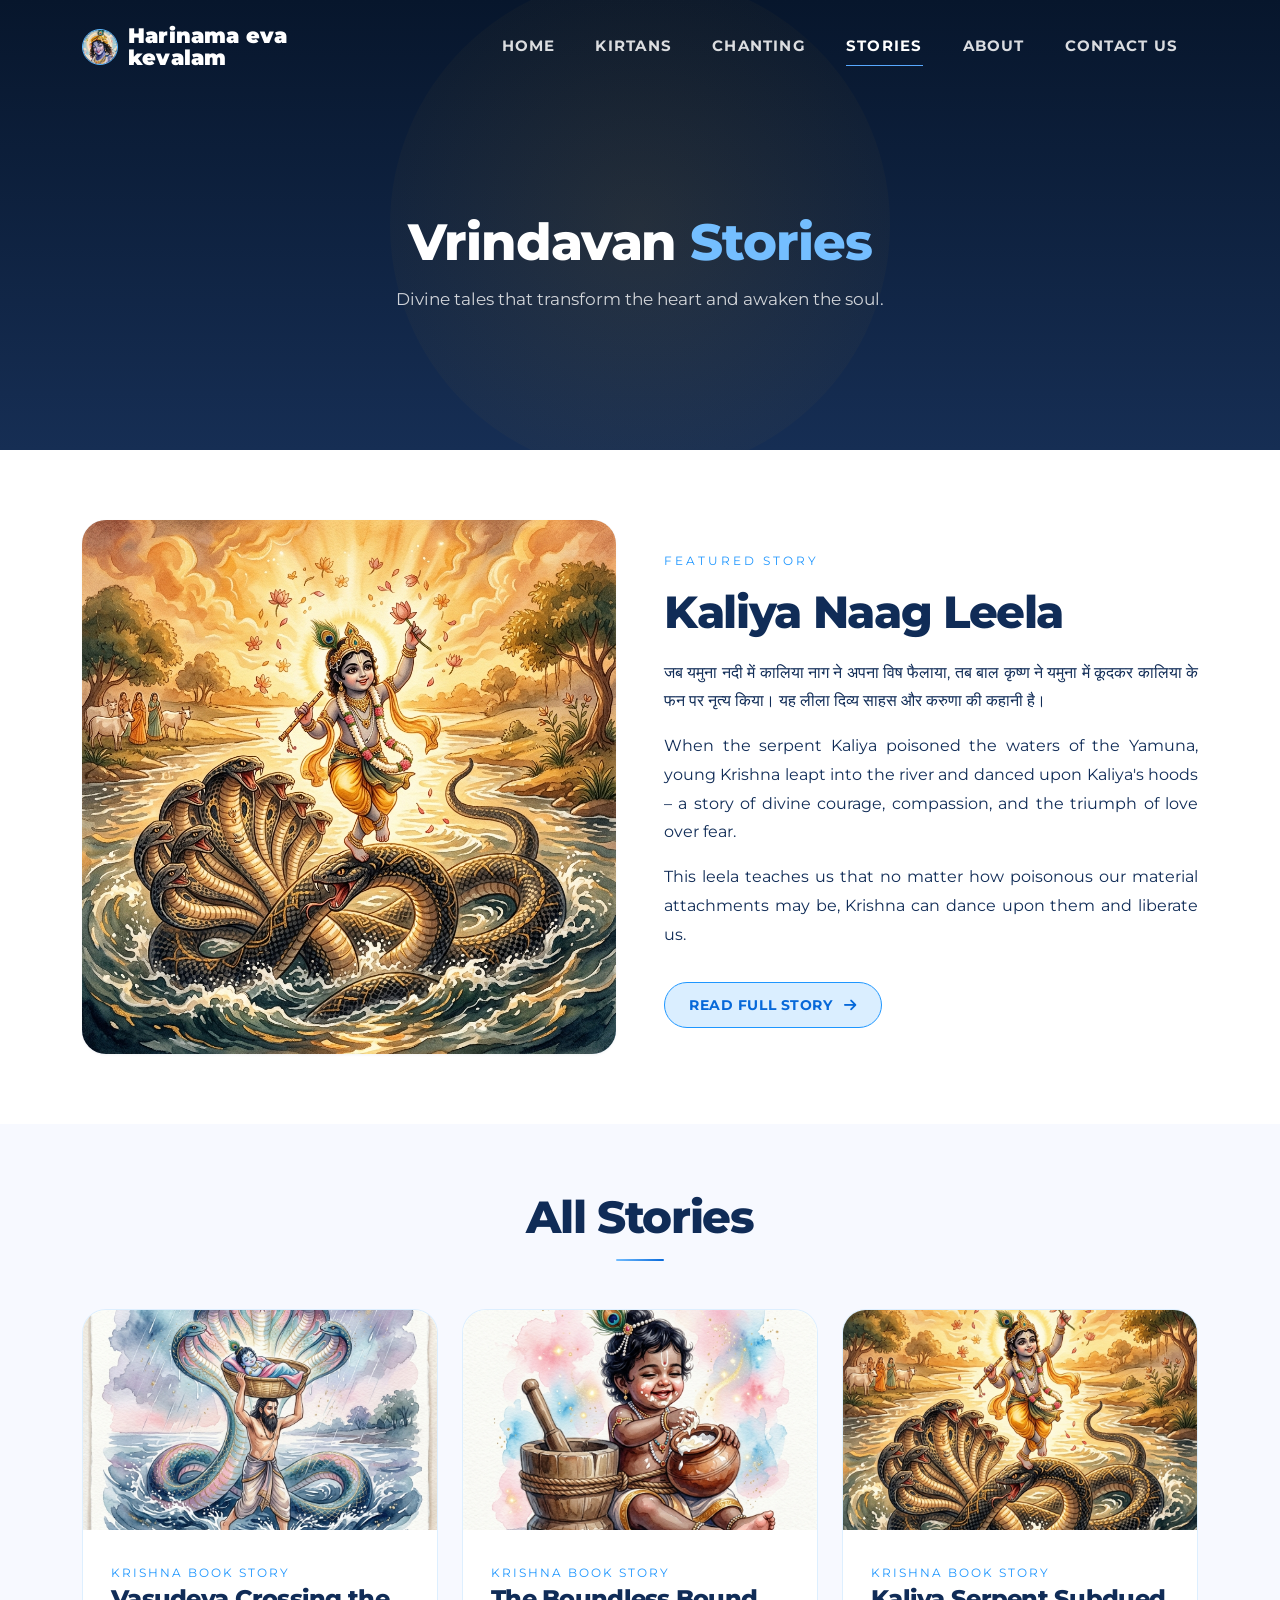
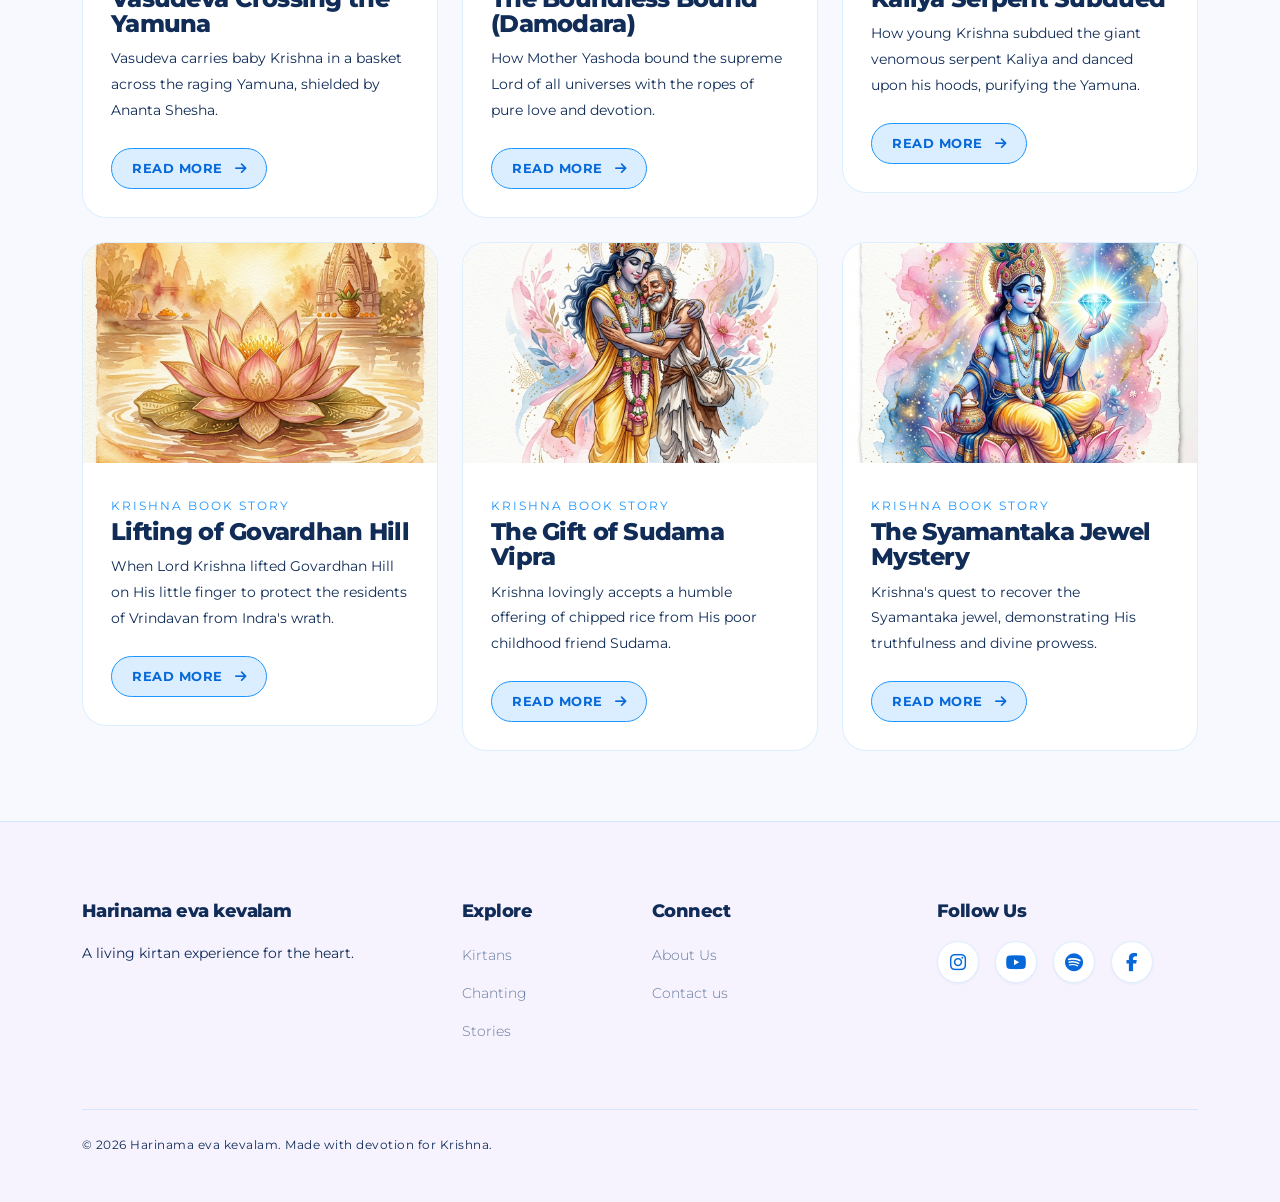
<file: stories.html>
<!DOCTYPE html>
<html lang="en">
<head>
  <meta charset="UTF-8">
  <meta name="viewport" content="width=device-width, initial-scale=1.0">
  <meta name="description" content="Divine stories from Vrindavan – Krishna leelas, spiritual transformations, and the power of chanting.">
  <meta name="robots" content="index, follow">
  <link rel="canonical" href="/stories.html">
  <meta property="og:type" content="website">
  <meta property="og:title" content="Vrindavan Stories – Harinama eva kevalam">
  <meta property="og:description" content="Divine stories from Vrindavan — Krishna leelas and spiritual transformations.">
  <meta property="og:image" content="images/logo.jpg">
  <meta property="og:url" content="/stories.html">
  <meta name="twitter:card" content="summary_large_image">
  <meta name="twitter:title" content="Vrindavan Stories – Harinama eva kevalam">
  <meta name="twitter:description" content="Divine stories from Vrindavan — Krishna leelas and spiritual transformations.">
  <meta name="twitter:image" content="images/logo.jpg">
  <title>Vrindavan Stories – Harinama eva kevalam</title>
  <link rel="icon" type="image/png" href="images/logo.jpg">
  <link href="https://cdn.jsdelivr.net/npm/bootstrap@5.3.3/dist/css/bootstrap.min.css" rel="stylesheet">
  <link rel="stylesheet" href="https://cdnjs.cloudflare.com/ajax/libs/font-awesome/6.5.1/css/all.min.css">
  <link rel="stylesheet" href="https://unpkg.com/aos@2.3.4/dist/aos.css">
  <link rel="stylesheet" href="css/style.css">
  <style>
  @import url('https://fonts.googleapis.com/css2?family=Lora:ital,wght@0,400;0,500;0,600;0,700;1,400&display=swap');

  /* Monochrome/Grayscale E-Reader Theme for Story Modals ONLY */
  .story-modal .modal-dialog {
    margin-top: 50px !important;
    margin-bottom: 50px !important;
  }
  .story-modal .modal-content {
    background: #ffffff !important;
    border: 1px solid #1a1a1a !important;
    border-radius: 12px !important;
    box-shadow: 0 20px 50px rgba(0, 0, 0, 0.15) !important;
    overflow: hidden;
  }
  .story-modal .modal-header {
    border-bottom: 1px solid #e0e0e0 !important;
    background: #f8f8f8 !important;
    padding: 20px 28px !important;
  }
  .story-modal .modal-title {
    font-family: 'Lora', Georgia, serif !important;
    font-weight: 700 !important;
    font-size: 1.5rem !important;
    color: #1a1a1a !important;
  }
  .story-modal .modal-title span {
    color: #1a1a1a !important;
    border-bottom: 2px solid #1a1a1a !important;
  }
  .story-modal .btn-close {
    background-color: #ffffff !important;
    border: 1px solid #cccccc !important;
    border-radius: 50% !important;
    padding: 8px !important;
    box-shadow: none !important;
    transition: var(--transition);
    opacity: 0.8 !important;
  }
  .story-modal .btn-close:hover {
    transform: rotate(90deg);
    opacity: 1 !important;
    background-color: #f0f0f0 !important;
  }
  .story-modal .modal-body {
    padding: 0 !important;
  }
  .story-modal-layout {
    display: flex;
    flex-wrap: wrap;
  }
  .story-modal-image-col {
    flex: 0 0 40%;
    max-width: 40%;
    min-height: 450px;
    background: #f0f0f0;
    position: relative;
    overflow: hidden;
  }
  .story-modal-image-col img {
    width: 100%;
    height: 100%;
    object-fit: cover;
    position: absolute;
    top: 0;
    left: 0;
    filter: grayscale(100%) contrast(1.1) !important; /* Forces black & white */
  }
  .story-modal-text-col {
    flex: 0 0 60%;
    max-width: 60%;
    padding: 40px;
    max-height: 75vh;
    overflow-y: auto;
    background: #ffffff;
  }
  /* Custom scrollbar for text column */
  .story-modal-text-col::-webkit-scrollbar {
    width: 6px;
  }
  .story-modal-text-col::-webkit-scrollbar-track {
    background: #f5f5f5;
  }
  .story-modal-text-col::-webkit-scrollbar-thumb {
    background: #888888;
    border-radius: 10px;
  }
  .story-modal-text-col::-webkit-scrollbar-thumb:hover {
    background: #222222;
  }
  
  .story-modal-meta {
    font-size: 0.75rem;
    text-transform: uppercase;
    letter-spacing: 2px;
    color: #666666 !important;
    font-weight: 700;
    margin-bottom: 12px;
    display: block;
    font-family: 'Lora', Georgia, serif !important;
  }
  
  .story-modal-paragraph {
    color: #222222 !important;
    font-size: 1.05rem !important;
    line-height: 1.85 !important;
    margin-bottom: 20px !important;
    font-weight: 400 !important;
    font-family: 'Lora', Georgia, serif !important;
  }
  
  .story-modal-quote {
    border-left: 4px solid #1a1a1a !important;
    padding-left: 20px;
    margin: 24px 0;
    font-style: italic;
    font-size: 1.1rem !important;
    color: #444444 !important;
    line-height: 1.7 !important;
    background: #f5f5f5 !important;
    padding-top: 14px;
    padding-bottom: 14px;
    padding-right: 14px;
    border-radius: 0 8px 8px 0;
    font-family: 'Lora', Georgia, serif !important;
  }
  
  /* Responsive Adjustments */
  @media (max-width: 991px) {
    .story-modal-image-col {
      flex: 0 0 100%;
      max-width: 100%;
      min-height: 250px;
    }
    .story-modal-text-col {
      flex: 0 0 100%;
      max-width: 100%;
      padding: 30px 24px;
      max-height: 50vh;
    }
  }
  </style>
  <script type="application/ld+json">
  {
    "@context": "https://schema.org",
    "@type": "Organization",
    "name": "Harinama eva kevalam",
    "url": "/",
    "logo": "images/logo.jpg",
    "sameAs": [
      "https://www.youtube.com/@Hari-namaevakevalam",
      "http://instagram.com/harinamaevakevalam",
      "http://open.spotify.com/artist/0MhdmOuZhIQkAYJIBxpRJv"
    ]
  }
  </script>
</head>
<body>

<!-- ===== PRELOADER ===== -->
<div class="preloader" id="preloader">
  <div class="preloader-content">
    <img src="images/logo.jpg" alt="Loading Logo" class="preloader-logo">
    <div class="preloader-spinner"></div>
  </div>
</div>

<nav class="navbar navbar-expand-lg navbar-custom" id="mainNav">
  <div class="container">
    <a class="navbar-brand" href="index.html">
      <img src="images/logo.jpg" alt="Harinama eva kevalam Logo" class="brand-logo">
      <span class="brand-text">
          <span class="brand-line-1">Harinama eva</span>
          <span class="brand-line-2">kevalam</span>
        </span>
    </a>
    <button class="navbar-toggler" type="button" data-bs-toggle="offcanvas" data-bs-target="#navMenu"><span class="navbar-toggler-icon"></span></button>
    <div class="offcanvas offcanvas-end" id="navMenu">
      <div class="offcanvas-header"><h5 class="offcanvas-title">Harinama eva kevalam</h5><button type="button" class="btn-close" data-bs-dismiss="offcanvas"></button></div>
      <div class="offcanvas-body"><ul class="navbar-nav ms-auto">
        <li class="nav-item"><a class="nav-link" href="index.html">Home</a></li>
        <li class="nav-item"><a class="nav-link" href="kirtans.html">Kirtans</a></li>
        <li class="nav-item"><a class="nav-link" href="chanting.html">Chanting</a></li>
        <li class="nav-item"><a class="nav-link active" href="stories.html">Stories</a></li>
        <li class="nav-item"><a class="nav-link" href="about.html">About</a></li>
        <li class="nav-item"><a class="nav-link" href="contact.html">Contact us</a></li>
      </ul></div>
    </div>
  </div>
</nav>

<section class="page-header">
  <div class="container">
    <h1 data-aos="fade-up">Vrindavan <span>Stories</span></h1>
    <p data-aos="fade-up" data-aos-delay="200">Divine tales that transform the heart and awaken the soul.</p>
  </div>
</section>

<!-- FEATURED STORY -->
<section class="section-padding">
  <div class="container">
    <div class="row align-items-center g-5">
      <div class="col-lg-6" data-aos="fade-right">
        <div class="glass-card" style="min-height:400px;display:flex;align-items:center;justify-content:center;background:var(--gradient-card);border:none;padding:0;overflow:hidden;">
          <img src="images/kaliya_serpent.png" alt="Kaliya Naag Leela" style="width:100%;height:100%;object-fit:cover;min-height:400px;">
        </div>
      </div>
      <div class="col-lg-6" data-aos="fade-left">
        <span style="color:var(--violet-500);font-size:0.78rem;text-transform:uppercase;letter-spacing:3px;font-weight:400;">Featured Story</span>
        <h2 style="color:var(--text-primary);font-family:var(--font-heading);margin:16px 0 24px;font-weight:400;">Kaliya Naag Leela</h2>
        <p style="color:var(--text-muted);margin-bottom:16px;line-height:1.9;font-weight:300;">जब यमुना नदी में कालिया नाग ने अपना विष फैलाया, तब बाल कृष्ण ने यमुना में कूदकर कालिया के फन पर नृत्य किया। यह लीला दिव्य साहस और करुणा की कहानी है।</p>
        <p style="color:var(--text-muted);margin-bottom:16px;line-height:1.9;font-weight:300;">When the serpent Kaliya poisoned the waters of the Yamuna, young Krishna leapt into the river and danced upon Kaliya's hoods – a story of divine courage, compassion, and the triumph of love over fear.</p>
        <p style="color:var(--text-muted);line-height:1.9;font-weight:300;">This leela teaches us that no matter how poisonous our material attachments may be, Krishna can dance upon them and liberate us.</p>
        <a href="#" data-bs-toggle="modal" data-bs-target="#kaliyaModal" class="btn-outline-golden mt-3" style="padding:10px 24px;font-size:0.88rem;">Read Full Story <i class="fas fa-arrow-right ms-1"></i></a>
      </div>
    </div>
  </div>
</section>

<!-- ALL STORIES -->
<section class="section-padding" style="background:var(--warm-gray-100)">
  <div class="container">
    <div class="section-title" data-aos="fade-up">
      <h2>All Stories</h2>
      <div class="divider"></div>
    </div>
    <div class="row g-4">
      <!-- Story 1: Vasudeva Crossing the Yamuna -->
      <div class="col-md-6 col-lg-4" data-aos="fade-up" data-aos-delay="100">
        <div class="story-card">
          <div class="story-image"><img src="images/vasudeva_yamuna.png" alt="Vasudeva Crossing the Yamuna"></div>
          <div class="story-body">
            <span style="color:var(--violet-500);font-size:0.72rem;text-transform:uppercase;letter-spacing:2px;">Krishna Book Story</span>
            <h4>Vasudeva Crossing the Yamuna</h4>
            <p>Vasudeva carries baby Krishna in a basket across the raging Yamuna, shielded by Ananta Shesha.</p>
            <a href="#" data-bs-toggle="modal" data-bs-target="#yamunaModal" class="btn-outline-golden mt-2" style="padding:8px 20px;font-size:0.82rem;">Read More <i class="fas fa-arrow-right ms-1"></i></a>
          </div>
        </div>
      </div>
      
      <!-- Story 2: The Boundless Bound (Damodara) -->
      <div class="col-md-6 col-lg-4" data-aos="fade-up" data-aos-delay="200">
        <div class="story-card">
          <div class="story-image"><img src="images/damodara_leela.png" alt="The Boundless Bound (Damodara)"></div>
          <div class="story-body">
            <span style="color:var(--violet-500);font-size:0.72rem;text-transform:uppercase;letter-spacing:2px;">Krishna Book Story</span>
            <h4>The Boundless Bound (Damodara)</h4>
            <p>How Mother Yashoda bound the supreme Lord of all universes with the ropes of pure love and devotion.</p>
            <a href="#" data-bs-toggle="modal" data-bs-target="#damodaraModal" class="btn-outline-golden mt-2" style="padding:8px 20px;font-size:0.82rem;">Read More <i class="fas fa-arrow-right ms-1"></i></a>
          </div>
        </div>
      </div>
      
      <!-- Story 3: Kaliya Serpent Subdued (Kaliya Leela) -->
      <div class="col-md-6 col-lg-4" data-aos="fade-up" data-aos-delay="300">
        <div class="story-card">
          <div class="story-image"><img src="images/kaliya_serpent.png" alt="Kaliya Serpent Subdued"></div>
          <div class="story-body">
            <span style="color:var(--violet-500);font-size:0.72rem;text-transform:uppercase;letter-spacing:2px;">Krishna Book Story</span>
            <h4>Kaliya Serpent Subdued</h4>
            <p>How young Krishna subdued the giant venomous serpent Kaliya and danced upon his hoods, purifying the Yamuna.</p>
            <a href="#" data-bs-toggle="modal" data-bs-target="#kaliyaModal" class="btn-outline-golden mt-2" style="padding:8px 20px;font-size:0.82rem;">Read More <i class="fas fa-arrow-right ms-1"></i></a>
          </div>
        </div>
      </div>
      
      <!-- Story 4: Lifting of Govardhan Hill (Govardhan Leela) -->
      <div class="col-md-6 col-lg-4" data-aos="fade-up" data-aos-delay="400">
        <div class="story-card">
          <div class="story-image"><img src="images/lotus_flower.png" alt="Lifting of Govardhan Hill"></div>
          <div class="story-body">
            <span style="color:var(--violet-500);font-size:0.72rem;text-transform:uppercase;letter-spacing:2px;">Krishna Book Story</span>
            <h4>Lifting of Govardhan Hill</h4>
            <p>When Lord Krishna lifted Govardhan Hill on His little finger to protect the residents of Vrindavan from Indra's wrath.</p>
            <a href="#" data-bs-toggle="modal" data-bs-target="#govardhanModal" class="btn-outline-golden mt-2" style="padding:8px 20px;font-size:0.82rem;">Read More <i class="fas fa-arrow-right ms-1"></i></a>
          </div>
        </div>
      </div>
      
      <!-- Story 5: The Gift of Sudama Vipra -->
      <div class="col-md-6 col-lg-4" data-aos="fade-up" data-aos-delay="500">
        <div class="story-card">
          <div class="story-image"><img src="images/sudama_vipra.png" alt="The Gift of Sudama Vipra"></div>
          <div class="story-body">
            <span style="color:var(--violet-500);font-size:0.72rem;text-transform:uppercase;letter-spacing:2px;">Krishna Book Story</span>
            <h4>The Gift of Sudama Vipra</h4>
            <p>Krishna lovingly accepts a humble offering of chipped rice from His poor childhood friend Sudama.</p>
            <a href="#" data-bs-toggle="modal" data-bs-target="#sudamaModal" class="btn-outline-golden mt-2" style="padding:8px 20px;font-size:0.82rem;">Read More <i class="fas fa-arrow-right ms-1"></i></a>
          </div>
        </div>
      </div>
      
      <!-- Story 6: The Syamantaka Jewel Mystery -->
      <div class="col-md-6 col-lg-4" data-aos="fade-up" data-aos-delay="600">
        <div class="story-card">
          <div class="story-image"><img src="images/syamantaka_jewel.png" alt="The Syamantaka Jewel Mystery"></div>
          <div class="story-body">
            <span style="color:var(--violet-500);font-size:0.72rem;text-transform:uppercase;letter-spacing:2px;">Krishna Book Story</span>
            <h4>The Syamantaka Jewel Mystery</h4>
            <p>Krishna's quest to recover the Syamantaka jewel, demonstrating His truthfulness and divine prowess.</p>
            <a href="#" data-bs-toggle="modal" data-bs-target="#syamantakaModal" class="btn-outline-golden mt-2" style="padding:8px 20px;font-size:0.82rem;">Read More <i class="fas fa-arrow-right ms-1"></i></a>
          </div>
        </div>
      </div>
    </div>
  </div>
</section>

<footer class="footer">
  <div class="container">
    <div class="row g-4">
      <div class="col-12 col-md-4"><h5>Harinama eva kevalam</h5><p>A living kirtan experience for the heart.</p></div>
      <div class="col-6 col-md-2"><h5>Explore</h5><ul class="footer-links"><li><a href="kirtans.html">Kirtans</a></li><li><a href="chanting.html">Chanting</a></li><li><a href="stories.html">Stories</a></li></ul></div>
      <div class="col-6 col-md-3"><h5>Connect</h5><ul class="footer-links"><li><a href="about.html">About Us</a></li><li><a href="contact.html">Contact us</a></li></ul></div>
      <div class="col-12 col-md-3"><h5>Follow Us</h5><div class="d-flex gap-3 mt-2"><a href="http://instagram.com/harinamaevakevalam" target="_blank" rel="noopener noreferrer" style="font-size:1.2rem"><i class="fab fa-instagram"></i></a><a href="https://www.youtube.com/@Hari-namaevakevalam" target="_blank" rel="noopener noreferrer" style="font-size:1.2rem"><i class="fab fa-youtube"></i></a><a href="http://open.spotify.com/artist/0MhdmOuZhIQkAYJIBxpRJv" target="_blank" rel="noopener noreferrer" style="font-size:1.2rem"><i class="fab fa-spotify"></i></a><a href="https://facebook.com/share/1Gw1BJ1iXy" target="_blank" rel="noopener noreferrer" style="font-size:1.2rem"><i class="fab fa-facebook-f"></i></a></div></div>
    </div>
    <div class="footer-bottom"><p>© 2026 Harinama eva kevalam. Made with devotion for Krishna.</p></div>
  </div>
</footer>

<!-- ===== STORY MODALS ===== -->

<!-- 1. Vasudeva Crossing the Yamuna Modal -->
<div class="modal fade story-modal" id="yamunaModal" tabindex="-1" aria-labelledby="yamunaModalLabel" aria-hidden="true">
  <div class="modal-dialog modal-xl">
    <div class="modal-content">
      <div class="modal-header">
        <h5 class="modal-title" id="yamunaModalLabel">Vasudeva Crossing the <span>Yamuna</span></h5>
        <button type="button" class="btn-close" data-bs-dismiss="modal" aria-label="Close"></button>
      </div>
      <div class="modal-body">
        <div class="story-modal-layout">
          <div class="story-modal-image-col">
            <img src="images/vasudeva_yamuna.png" alt="Vasudeva Crossing the Yamuna">
          </div>
          <div class="story-modal-text-col">
            <span class="story-modal-meta">Krsna Book Chapter 3</span>
            <p class="story-modal-paragraph">At the auspicious hour of midnight, when the star Rohini was rising, the Supreme Personality of Godhead, Lord Sri Krishna, appeared as the son of Devaki and Vasudeva. He manifested in His majestic four-armed Vishnu form, decorated with jewels and holding the conch, disc, club, and lotus flower. Seeing this wonderful form, Vasudeva and Devaki prayed to Him with awe and reverence, requesting Him to conceal His divine form to protect Him from the cruel hands of King Kamsa, who had already slain their six previous children.</p>
            
            <p class="story-modal-paragraph">Responding to His parents' prayers, the Lord transformed Himself into a small baby and instructed Vasudeva to carry Him immediately to the village of Gokula (Vrindavan) to the house of Nanda Maharaja and Yashoda, and to bring back Yashoda's newborn daughter. Although the prison gates of Kamsa were locked and guarded by heavy security, by the spiritual energy of the Lord (Yogamaya), the guards fell into a deep sleep, and all the iron gates and shackles unlocked spontaneously.</p>
            
            <div class="story-modal-quote">
              "Lord Krishna appeared in the darkness of the night, yet He illuminated the entire prison house with His transcendental effulgence."
            </div>
            
            <p class="story-modal-paragraph">Vasudeva placed the baby in a wicker basket and stepped out into the stormy night. As he walked, heavy rains poured down, and the wind raged. To protect the Supreme Lord, Ananta Shesha (the celestial multi-headed serpent) appeared behind Vasudeva and spread His hoods like an umbrella over the baby's basket. When Vasudeva reached the bank of the river Yamuna, the river was roaring with high waves and foaming currents. However, as soon as the lotus feet of Lord Krishna touched the water, the Yamuna parted, creating a safe pathway for Vasudeva, just as the Red Sea parted for Moses or the ocean parted for Lord Rama.</p>
            
            <p class="story-modal-paragraph">Vasudeva crossed the river safely, entered Gokula, and went to the house of Nanda Maharaja. Everyone was fast asleep under the influence of Yogamaya. He silently swapped baby Krishna with Yashoda's newborn baby girl, then returned to the prison of Mathura. As soon as Vasudeva placed Kamsa's future captor back in the shackles, the prison doors locked themselves again, and the guards awoke, unaware of the divine exchange that had just occurred.</p>
          </div>
        </div>
      </div>
    </div>
  </div>
</div>

<!-- 2. The Boundless Bound (Damodara Leela) Modal -->
<div class="modal fade story-modal" id="damodaraModal" tabindex="-1" aria-labelledby="damodaraModalLabel" aria-hidden="true">
  <div class="modal-dialog modal-xl">
    <div class="modal-content">
      <div class="modal-header">
        <h5 class="modal-title" id="damodaraModalLabel">The Boundless <span>Bound</span></h5>
        <button type="button" class="btn-close" data-bs-dismiss="modal" aria-label="Close"></button>
      </div>
      <div class="modal-body">
        <div class="story-modal-layout">
          <div class="story-modal-image-col">
            <img src="images/damodara_leela.png" alt="The Boundless Bound">
          </div>
          <div class="story-modal-text-col">
            <span class="story-modal-meta">Krsna Book Chapter 9</span>
            <p class="story-modal-paragraph">One day, Mother Yashoda decided to churn butter herself, singing beautiful songs about her beloved son Krishna's childhood pastimes. As she churned, baby Krishna woke up and felt hungry. He approached His mother, climbed onto her lap, and began to drink her milk. Mother Yashoda lovingly stroked His head. Suddenly, she smelled milk boiling over in the kitchen. She quickly set Krishna down and rushed to save the milk.</p>
            
            <p class="story-modal-paragraph">Left unsatisfied and angry, Krishna broke the clay butter pot with a stone, took some butter, and walked away. Mother Yashoda returned to find the broken pot and butter smeared on the floor. She followed the buttery footprints to the courtyard, where she saw Krishna sitting on a large wooden grinding mortar, feeding fresh butter to the monkeys and laughing. When Krishna saw His mother approaching with a small stick in her hand, He jumped off the mortar in fear and began to run.</p>
            
            <div class="story-modal-quote">
              "The Supreme Lord, before whom fear itself is afraid, ran in fear of His mother, His eyes filled with tears."
            </div>
            
            <p class="story-modal-paragraph">Mother Yashoda chased Him, and although yogis cannot capture the Lord even after thousands of years of meditation, she finally caught Him. Seeing Him crying and rubbing His eyes, she threw away her stick, deciding only to bind Him to the wooden mortar as a gentle punishment. However, when she tried to tie Him, the rope fell short by exactly two fingers. She fetched another rope, but again it was two fingers too short. No matter how many ropes she joined together, the final rope was always short by exactly two fingers!</p>
            
            <p class="story-modal-paragraph">One "finger" represents the devotee's hard work and intense endeavor, and the second "finger" represents the Lord's causeless mercy. Seeing His mother sweating and exhausted, the Lord felt great compassion and allowed Himself to be bound by her rope of pure love. Through this Damodara-leela, Krishna showed that He can never be controlled by wealth, strength, or knowledge, but only by the binding force of pure, selfless devotion.</p>
          </div>
        </div>
      </div>
    </div>
  </div>
</div>

<!-- 3. Kaliya Serpent Subdued Modal -->
<div class="modal fade story-modal" id="kaliyaModal" tabindex="-1" aria-labelledby="kaliyaModalLabel" aria-hidden="true">
  <div class="modal-dialog modal-xl">
    <div class="modal-content">
      <div class="modal-header">
        <h5 class="modal-title" id="kaliyaModalLabel">Kaliya Serpent <span>Subdued</span></h5>
        <button type="button" class="btn-close" data-bs-dismiss="modal" aria-label="Close"></button>
      </div>
      <div class="modal-body">
        <div class="story-modal-layout">
          <div class="story-modal-image-col">
            <img src="images/kaliya_serpent.png" alt="Kaliya Serpent Subdued">
          </div>
          <div class="story-modal-text-col">
            <span class="story-modal-meta">Krsna Book Chapter 16</span>
            <p class="story-modal-paragraph">In the river Yamuna, there was a deep lake inhabited by the giant, multi-headed serpent Kaliya. The serpent's venom was so potent that it heated the water and released poisonous vapors into the air, killing any bird that flew over it and destroying the grass and trees along the shore. One day, the cowherd boys and their cows drank the poisoned water and fell dead. Krishna, seeing them lifeless, cast His merciful glance over them and brought them back to life.</p>
            
            <p class="story-modal-paragraph">To purify the Yamuna, Krishna climbed a tall Kadamba tree and leaped into the poisoned, boiling water. He swam around, making a loud splashing sound. Angered by this intrusion, Kaliya emerged, his eyes blazing with fury and his multiple hoods spitting fire and venom. He wrapped himself around Krishna's delicate body, binding Him tightly. The cowherd boys and residents of Vrindavan ran to the river bank, weeping and fearing for the Lord's life.</p>
            
            <div class="story-modal-quote">
              "The cowherd boys and calves wept at the sight of the Lord bound by the serpent, but Krishna rose up, ready to perform His divine dance."
            </div>
            
            <p class="story-modal-paragraph">Seeing the distress of His devotees, Krishna expanded His body, forcing the serpent to release Him. He then jumped onto Kaliya's hoods and began to dance. As Kaliya tried to raise one of his hundred hoods, Krishna would step on it, crushing his pride. The celestial denizens gathered in the sky, playing drums and showering flowers. Kaliya began to vomit blood, his strength failing under the weight of the Lord.</p>
            
            <p class="story-modal-paragraph">Kaliya's wives, the Nagapatnis, appeared and prayed to Krishna with folded hands, begging for their husband's life. They acknowledged that the dust of Krishna's feet on Kaliya's head was a great blessing. Krishna mercifully spared Kaliya, ordering him to leave the Yamuna immediately and relocate to the island of Ramanaka. He assured Kaliya that Garuda would not attack him because the mark of His lotus feet was now printed on the serpent's hoods.</p>
          </div>
        </div>
      </div>
    </div>
  </div>
</div>

<!-- 4. Lifting of Govardhan Hill Modal -->
<div class="modal fade story-modal" id="govardhanModal" tabindex="-1" aria-labelledby="govardhanModalLabel" aria-hidden="true">
  <div class="modal-dialog modal-xl">
    <div class="modal-content">
      <div class="modal-header">
        <h5 class="modal-title" id="govardhanModalLabel">Lifting of <span>Govardhan Hill</span></h5>
        <button type="button" class="btn-close" data-bs-dismiss="modal" aria-label="Close"></button>
      </div>
      <div class="modal-body">
        <div class="story-modal-layout">
          <div class="story-modal-image-col">
            <img src="images/lotus_flower.png" alt="Lifting of Govardhan Hill">
          </div>
          <div class="story-modal-text-col">
            <span class="story-modal-meta">Krsna Book Chapter 25</span>
            <p class="story-modal-paragraph">Every year, the residents of Vrindavan performed a sacrifice to Lord Indra, the king of heaven, for sending rain. Krishna, wishing to curb Indra's pride, convinced His father Nanda Maharaja to stop the Indra-yajna and instead worship Govardhan Hill, the cows, and the local Brahmins, as the hill provided food and water for the cows and community. Infuriated by this perceived insult, Lord Indra ordered the Samvartaka clouds—usually reserved for cosmic destruction—to deluge Vrindavan with torrential rains and hail.</p>
            
            <p class="story-modal-paragraph">The heavy storm flooded Vrindavan, and the freezing residents and shivering animals took shelter at Krishna's lotus feet, crying out for protection. Krishna assured them not to worry. He walked to Govardhan Hill and, with the ease of a child picking up a mushroom, lifted the entire massive hill with the pinky finger of His left hand, holding it up like a giant umbrella.</p>
            
            <div class="story-modal-quote">
              "Krishna held the mountain for seven days and seven nights on His little finger, showing His supreme power and love for Vrindavan."
            </div>
            
            <p class="story-modal-paragraph">Krishna called all the residents, cows, and calves to assemble under the hill, where they remained safe and dry. For seven consecutive days and nights, the Lord stood holding the hill, without moving, sleeping, eating, or drinking. The residents gazed at His beautiful face, forgetting their fear and hunger. Indra directed all his power to wash away Vrindavan, but not a single drop of water could penetrate the shelter.</p>
            
            <p class="story-modal-paragraph">Realizing the supreme position of Lord Krishna, Indra stopped the storms and ordered the clouds to withdraw. The sun shone once again, and the residents returned to their homes. Indra then descended from heaven, bowed down before Krishna, and begged for forgiveness for his foolish arrogance. Krishna pardoned him, reminding him to remain humble in his service to the universe.</p>
          </div>
        </div>
      </div>
    </div>
  </div>
</div>

<!-- 5. The Gift of Sudama Vipra Modal -->
<div class="modal fade story-modal" id="sudamaModal" tabindex="-1" aria-labelledby="sudamaModalLabel" aria-hidden="true">
  <div class="modal-dialog modal-xl">
    <div class="modal-content">
      <div class="modal-header">
        <h5 class="modal-title" id="sudamaModalLabel">The Gift of <span>Sudama Vipra</span></h5>
        <button type="button" class="btn-close" data-bs-dismiss="modal" aria-label="Close"></button>
      </div>
      <div class="modal-body">
        <div class="story-modal-layout">
          <div class="story-modal-image-col">
            <img src="images/sudama_vipra.png" alt="The Gift of Sudama Vipra">
          </div>
          <div class="story-modal-text-col">
            <span class="story-modal-meta">Krsna Book Chapter 80</span>
            <p class="story-modal-paragraph">Sudama was a childhood friend and classmate of Lord Krishna at Sandipani Muni's ashram. He was a pure, self-realized Brahmin who lived in extreme poverty. He never asked anyone for anything, surviving on whatever came of its own accord. His wife, seeing their children starving, gently suggested that he visit his old friend Krishna, who was now the King of Dvaraka. She did not want wealth; she only wished for Sudama to see his beloved friend.</p>
            
            <p class="story-modal-paragraph">Sudama agreed, but he felt embarrassed to visit the Lord empty-handed. His wife begged around the neighborhood and gathered four handfuls of chipped (flat) rice, wrapping them in a torn piece of cloth. Sudama set out on foot. Upon reaching Dvaraka, he crossed the grand palaces and entered Krishna's personal chamber. The moment Krishna saw His dear friend, He immediately stood up, embraced him tightly, washed his tired feet, and sprinkled that water on His own head. Rukmini, the goddess of fortune, fanned Sudama with a golden camara.</p>
            
            <div class="story-modal-quote">
              "The Lord of the Universe washed the dust from the feet of His poor friend, showing that He is conquered only by love."
            </div>
            
            <p class="story-modal-paragraph">Krishna and Sudama laughed, recalling their days at the gurukula. Krishna then noticed Sudama hiding a small bundle under his arm. "What have you brought for Me, my friend?" He asked playfully. Sudama was too embarrassed to offer the cheap chipped rice, but Krishna snatched the bundle. He opened it and joyfully ate a handful. "This is the most delicious food!" Krishna exclaimed, and took a second handful. As He went for a third, Rukmini held His hand, signifying that the first two handfuls had already given Sudama all the wealth of the material and spiritual worlds.</p>
            
            <p class="story-modal-paragraph">The next morning, Sudama bid farewell and walked home, feeling deeply blissful even though Krishna had given him no physical gifts. But as he approached his village, he was astounded to find that his dilapidated hut had been replaced by a magnificent palace of gold, jewels, and beautiful gardens, and his family was dressed in royal attire. Sudama realized that Krishna had bestowed boundless wealth upon him in silence, teaching him that the Lord honors the smallest offering made with pure love and devotion.</p>
          </div>
        </div>
      </div>
    </div>
  </div>
</div>

<!-- 6. The Syamantaka Jewel Mystery Modal -->
<div class="modal fade story-modal" id="syamantakaModal" tabindex="-1" aria-labelledby="syamantakaModalLabel" aria-hidden="true">
  <div class="modal-dialog modal-xl">
    <div class="modal-content">
      <div class="modal-header">
        <h5 class="modal-title" id="syamantakaModalLabel">The Syamantaka <span>Jewel Mystery</span></h5>
        <button type="button" class="btn-close" data-bs-dismiss="modal" aria-label="Close"></button>
      </div>
      <div class="modal-body">
        <div class="story-modal-layout">
          <div class="story-modal-image-col">
            <img src="images/syamantaka_jewel.png" alt="The Syamantaka Jewel Mystery">
          </div>
          <div class="story-modal-text-col">
            <span class="story-modal-meta">Krsna Book Chapter 56</span>
            <p class="story-modal-paragraph">King Satrajit was a great devotee of the Sun-god, Surya, who presented him with the magical Syamantaka jewel. This extraordinary jewel produced eight mans (approx. 170 lbs) of gold daily and protected the kingdom from disease, famine, and natural disasters. Lord Krishna suggested that the jewel be given to King Ugrasena for the welfare of the state, but Satrajit refused out of greed, keeping it in his house.</p>
            
            <p class="story-modal-paragraph">One day, Satrajit's brother, Prasena, wore the dazzling jewel while hunting in the forest. A lion attacked and killed Prasena, taking the jewel. Soon after, the great bear Jambavan (a legendary devotee from Lord Rama's time) saw the lion, killed it, and took the jewel back to his cave to give to his young son to play with. When Prasena did not return, Satrajit falsely rumored that Krishna had murdered him to steal the jewel.</p>
            
            <div class="story-modal-quote">
              "To clear His name of false accusations, the Lord set out to find the lost jewel and restore the truth."
            </div>
            
            <p class="story-modal-paragraph">To prove His innocence, Krishna went into the forest with a search party. Following the tracks, He discovered the dead bodies of Prasena and the lion, eventually leading Him to Jambavan's dark cave. Entering alone, Krishna saw the child playing with the jewel. When He went to retrieve it, Jambavan challenged Him. A fierce battle ensued. They fought day and night for twenty-eight days using weapons, rocks, trees, and eventually their bare fists.</p>
            
            <p class="story-modal-paragraph">As Jambavan's strength began to fade, he realized that his opponent was none other than his beloved Lord, Sri Ramachandra, who had appeared as Sri Krishna. Jambavan fell at His feet and offered prayers of devotion, presenting the jewel and his daughter Jambavati to Krishna in marriage. Krishna returned to Dvaraka, summoned Satrajit, and returned the jewel. Stricken with shame and remorse, Satrajit begged for forgiveness and offered the hand of his daughter Satyabhama in marriage, along with the Syamantaka jewel, which Krishna graciously returned to him.</p>
          </div>
        </div>
      </div>
    </div>
  </div>
</div>

<script src="https://cdn.jsdelivr.net/npm/bootstrap@5.3.3/dist/js/bootstrap.bundle.min.js"></script>
<script src="https://unpkg.com/aos@2.3.4/dist/aos.js"></script>
<script src="js/main.js"></script>
</body>
</html>
</file>
<file: css/style.css>
@import url('https://fonts.googleapis.com/css2?family=Montserrat:wght@400;500;700;800;900&display=swap');

:root {
  /* ── Premium Light Blue & White Palette ── */
  --violet-50: #E9F4FF;
  --violet-100: #D6EBFF;
  --violet-200: #B8DBFF;
  --violet-300: #8DCBFF;
  --violet-400: #5EB8FF;
  --violet-500: #1E96FF;
  /* Primary Blue */
  --violet-600: #1070D7;
  --violet-700: #0B55A8;
  --violet-800: #073d79;
  --violet-900: #041f45;

  /* ── Neutral & Surface Colors ── */
  --white: #ffffff;
  --cream-50: #ffffff;
  --cream-100: #F6F3FF;
  --cream-200: #EDE7FF;
  --cream-300: #DCD0FF;
  --warm-gray-100: #F7F9FF;
  --warm-gray-200: #EEF4FF;
  --warm-gray-300: #DCE9FF;
  --warm-gray-400: #B5D3FF;
  --warm-gray-500: #8CB3E3;
  --warm-gray-600: #688CC2;
  --warm-gray-700: #456D9F;
  --warm-gray-800: #2B4A78;
  --warm-gray-900: #162E54;

  /* Accent blue and white palette */
  --brand-blue: #1E96FF;
  --brand-blue-light: #74BEFF;
  --brand-blue-dark: #0668D9;

  /* Map old saffron variables for safety & compatibility */
  --saffron-50: var(--cream-50);
  --saffron-100: var(--brand-blue-light);
  --saffron-200: #D0E7FF;
  --saffron-300: #A0D1FF;
  --saffron-400: #58A9FF;
  --saffron-500: var(--brand-blue);
  --saffron-600: var(--brand-blue-dark);
  --saffron-700: #095CB0;
  --saffron-800: #0A4A8B;
  --saffron-900: #083566;

  /* Surfaces */
  --surface: var(--white);
  --surface-elevated: var(--white);
  --surface-warm: var(--violet-50);

  /* Text Colors */
  --text-primary: #102C57;
  --text-secondary: #335A8C;
  --text-muted: #647A9D;
  --text-on-dark: #ffffff;
  --text-on-saffron: #ffffff;

  /* Semantic */
  --glass-bg: rgba(255, 255, 255, 0.85);
  --glass-border: rgba(30, 150, 255, 0.15);
  --glass-warm-bg: rgba(233, 244, 255, 0.55);

  /* Gradients */
  --gradient-saffron: linear-gradient(135deg, var(--brand-blue-light), var(--brand-blue-dark));
  --gradient-warm: linear-gradient(180deg, var(--white), var(--violet-50));
  --gradient-subtle: linear-gradient(180deg, var(--white), var(--violet-50));
  --gradient-hero: linear-gradient(180deg, var(--white) 0%, var(--violet-50) 50%, var(--violet-100) 100%);
  --gradient-card: linear-gradient(135deg, var(--violet-50), var(--violet-100));

  /* Shadows */
  --shadow-sm: 0 1px 3px rgba(16, 44, 87, 0.05);
  --shadow-md: 0 4px 16px rgba(16, 44, 87, 0.10);
  --shadow-lg: 0 12px 40px rgba(16, 44, 87, 0.15);
  --shadow-xl: 0 24px 64px rgba(16, 44, 87, 0.18);
  --shadow-saffron: 0 8px 32px rgba(30, 150, 255, 0.20);

  /* Typography */
  --font-heading: 'Montserrat', 'Outfit', 'Inter', sans-serif;
  --font-body: 'Montserrat', 'Outfit', 'Inter', sans-serif;

  /* Motion */
  --ease-out: cubic-bezier(0.16, 1, 0.3, 1);
  --ease-spring: cubic-bezier(0.34, 1.56, 0.64, 1);
  --transition: all 0.4s cubic-bezier(0.16, 1, 0.3, 1);
  --transition-slow: all 0.8s cubic-bezier(0.16, 1, 0.3, 1);

  /* Layout */
  --container-max: 1200px;
  --border-radius: 16px;
  --border-radius-lg: 24px;
}

*,
*::before,
*::after {
  margin: 0;
  padding: 0;
  box-sizing: border-box;
}

html {
  scroll-behavior: smooth;
  font-size: 16px;
  overflow-x: hidden;
}

h1,
h2,
h3,
h4,
h5,
h6 {
  font-family: var(--font-heading) !important;
  font-weight: 800 !important;
  line-height: 1.05;
  letter-spacing: -0.03em;
  color: var(--text-primary) !important;
}

h1 span,
h2 span,
h3 span,
h4 span,
h5 span,
h6 span {
  color: var(--brand-blue) !important;
}

h1 {
  font-size: clamp(3rem, 5vw, 4.5rem);
  line-height: 0.98;
}

h2 {
  font-size: clamp(2.25rem, 3.5vw, 3rem);
  line-height: 1.0;
}

h3 {
  font-size: clamp(1.75rem, 2.6vw, 2.25rem);
  line-height: 1.05;
}

body {
  font-family: var(--font-body) !important;
  background: var(--surface);
  color: var(--text-primary) !important;
  overflow-x: hidden;
  line-height: 1.75;
  -webkit-font-smoothing: antialiased;
  -moz-osx-font-smoothing: grayscale;
  font-weight: 400 !important;
}

p,
li,
input,
textarea,
button,
label {
  font-family: var(--font-body) !important;
  color: var(--text-primary) !important;
  font-weight: 400 !important;
}

a {
  color: var(--brand-blue);
  text-decoration: none;
  transition: var(--transition);
}

a:hover {
  color: var(--brand-blue-light);
}

::selection {
  background: var(--saffron-200);
  color: var(--saffron-900);
}

/* ===== SECTION UTILITIES ===== */
.section-padding {
  padding: 70px 0;
}

.section-title {
  text-align: center;
  margin-bottom: 48px;
}

.section-title h2 {
  color: var(--text-primary);
  margin-bottom: 14px;
  font-size: clamp(2.25rem, 3.5vw, 3rem);
  font-weight: 800;
  letter-spacing: -0.03em;
  line-height: 1.05;
}

.section-title p {
  color: var(--text-muted);
  font-size: 1rem;
  max-width: 520px;
  margin: 0 auto;
  font-weight: 400;
  letter-spacing: 0.01em;
}

.section-title .divider {
  width: 48px;
  height: 2px;
  background: var(--gradient-saffron);
  margin: 18px auto;
  border-radius: 2px;
}

/* ===== PRELOADER ===== */
.preloader {
  position: fixed;
  top: 0;
  left: 0;
  width: 100%;
  height: 100%;
  z-index: 999999;
  background: var(--white);
  display: flex;
  align-items: center;
  justify-content: center;
  transition: opacity 0.4s var(--ease-out), visibility 0.4s var(--ease-out);
}

.preloader.hidden {
  opacity: 0;
  visibility: hidden;
  pointer-events: none;
}

.preloader-content {
  position: relative;
  display: flex;
  align-items: center;
  justify-content: center;
  width: auto;
  height: auto;
}

.preloader-logo {
  width: 80px;
  height: 80px;
  border-radius: 50%;
  object-fit: cover;
  border: 2px solid var(--violet-400);
  animation: logoPulse 1s ease-in-out infinite alternate;
}

.preloader-spinner {
  position: absolute;
  width: 96px;
  height: 96px;
  border-radius: 50%;
  border: 2px solid transparent;
  border-top-color: var(--violet-400);
  animation: spin 0.8s linear infinite;
}

@keyframes logoPulse {
  0% {
    transform: scale(0.95);
    opacity: 0.8;
    box-shadow: 0 0 20px rgba(232, 163, 23, 0.2);
  }

  100% {
    transform: scale(1.05);
    opacity: 1;
    box-shadow: 0 0 40px rgba(232, 163, 23, 0.4);
  }
}

@keyframes spin {
  0% {
    transform: rotate(0deg);
  }

  100% {
    transform: rotate(360deg);
  }
}

/* ===== BRAND LOGO ===== */
.brand-logo {
  height: 36px !important;
  width: 36px !important;
  object-fit: cover;
  border-radius: 50%;
  border: 1.5px solid var(--violet-400);
  transition: var(--transition);
  display: inline-block !important;
  flex-shrink: 0;
}

.navbar-brand-img {
  height: 54px;
  width: auto;
  object-fit: contain;
  transition: var(--transition);
  display: block;
}

.navbar-custom.scrolled .navbar-brand-img {
  height: 44px;
}

.brand-text {
  display: flex;
  flex-direction: column;
  gap: 0;
  line-height: 1.05;
  align-items: flex-start;
}

.brand-line-1 {
  font-size: 1.3rem;
  font-weight: 900;
  letter-spacing: 0.01em;
  color: var(--text-primary);
}

.brand-line-2 {
  font-size: 1.3rem;
  font-weight: 900;
  letter-spacing: 0.01em;
  color: var(--text-primary);
  align-self: flex-start;
}

.navbar-brand:hover .brand-logo {
  transform: rotate(360deg);
  border-color: var(--violet-300);
}

/* ===== NAVBAR ===== */
.navbar-custom {
  position: fixed;
  top: 0;
  left: 0;
  right: 0;
  z-index: 1000;
  padding: 20px 16px;
  transition: var(--transition);
  background: transparent;
}

.navbar-custom::before {
  content: '';
  position: absolute;
  inset: 0;
  background: transparent;
  backdrop-filter: blur(0px) saturate(100%);
  -webkit-backdrop-filter: blur(0px) saturate(100%);
  border-bottom: 1px solid transparent;
  z-index: -1;
  pointer-events: none;
  transition: var(--transition);
}

/* Transparent navbar overrides over dark background (home page hero) */
.navbar-custom:not(.scrolled) .nav-link {
  color: rgba(255, 255, 255, 0.85) !important;
}

.navbar-custom:not(.scrolled) .nav-link:hover,
.navbar-custom:not(.scrolled) .nav-link.active {
  color: var(--white) !important;
}

.navbar-custom:not(.scrolled) .brand-line-1,
.navbar-custom:not(.scrolled) .brand-line-2 {
  color: var(--white) !important;
}

.navbar-custom:not(.scrolled) .navbar-toggler-icon {
  background-image: url("data:image/svg+xml,%3csvg xmlns='http://www.w3.org/2000/svg' viewBox='0 0 30 30'%3e%3cpath stroke='%23ffffff' stroke-width='2' stroke-linecap='round' stroke-miterlimit='10' d='M4 7h22M4 15h22M4 23h22'/%3e%3c/svg%3e") !important;
}

.navbar-custom:not(.scrolled) .navbar-toggler {
  border: none !important;
  background-color: transparent !important;
}

.navbar-custom.scrolled {
  padding: 12px 16px;
  box-shadow: var(--shadow-sm);
}

.navbar-custom.scrolled::before {
  background: rgba(255, 253, 249, 0.92);
  backdrop-filter: blur(24px) saturate(180%);
  -webkit-backdrop-filter: blur(24px) saturate(180%);
  border-bottom: 1px solid var(--glass-border);
}

.navbar-custom .navbar-brand {
  font-family: var(--font-heading);
  color: var(--text-primary) !important;
  font-weight: 900 !important;
  letter-spacing: 0.03em;
  display: inline-flex !important;
  align-items: center;
  gap: 10px;
  min-width: 0;
  flex-shrink: 1;
}

.navbar-custom .navbar-brand .brand-logo {
  margin-right: 0 !important;
}

.navbar-custom .brand-text {
  display: flex;
  flex-direction: column;
  justify-content: center;
  gap: 0;
  min-width: 0;
  align-items: flex-start;
  white-space: normal;
}

.navbar-custom .navbar-brand .brand-text {
  display: flex;
  flex-direction: column;
  gap: 0;
  align-items: flex-start;
}

.navbar-custom .nav-link {
  color: var(--text-secondary) !important;
  font-size: 0.96rem;
  letter-spacing: 0.08em;
  padding: 8px 20px !important;
  position: relative;
  font-weight: 700;
  text-transform: uppercase;
}

.navbar-custom .nav-link::after {
  content: '';
  position: absolute;
  bottom: 2px;
  left: 20px;
  right: 20px;
  height: 1.5px;
  background: var(--saffron-400);
  transform: scaleX(0);
  transition: var(--transition);
  transform-origin: right;
}

.navbar-custom .nav-link:hover::after,
.navbar-custom .nav-link.active::after {
  transform: scaleX(1);
  transform-origin: left;
}

.navbar-custom .nav-link:hover,
.navbar-custom .nav-link.active {
  color: var(--saffron-500) !important;
}

.navbar-custom .navbar-toggler {
  border: none !important;
  outline: none !important;
  box-shadow: none !important;
  background-color: transparent !important;
  padding: 6px 10px;
  border-radius: 8px;
  transition: var(--transition);
}

.navbar-custom .navbar-toggler:focus {
  box-shadow: none !important;
  outline: none !important;
}

.navbar-custom .navbar-toggler-icon {
  display: inline-block;
  width: 1.5em;
  height: 1.5em;
  vertical-align: middle;
  background-repeat: no-repeat;
  background-position: center;
  background-size: 100%;
}

.navbar-custom.scrolled .navbar-toggler-icon {
  background-image: url("data:image/svg+xml,%3csvg xmlns='http://www.w3.org/2000/svg' viewBox='0 0 30 30'%3e%3cpath stroke='%23102C57' stroke-width='2' stroke-linecap='round' stroke-miterlimit='10' d='M4 7h22M4 15h22M4 23h22'/%3e%3c/svg%3e") !important;
}

.navbar-custom.scrolled .navbar-toggler {
  border: none !important;
  background-color: transparent !important;
}

/* ===== HERO ===== */
.hero {
  position: relative;
  min-height: 100vh;
  display: flex;
  align-items: center;
  justify-content: center;
  overflow: hidden;
  background: linear-gradient(180deg, #07162c 0%, #162E54 100%);
}

.hero-bg {
  position: absolute;
  inset: 0;
  z-index: 0;
}

.hero-bg-image {
  position: absolute;
  inset: 0;
  background: linear-gradient(180deg, rgba(7, 22, 44, 0.95) 0%, rgba(22, 46, 84, 0.9) 100%);
  opacity: 1;
}

.hero-overlay {
  position: absolute;
  inset: 0;
  background: radial-gradient(ellipse at 50% 80%, rgba(30, 150, 255, 0.2), transparent 70%);
  z-index: 1;
}

.hero-particles {
  position: absolute;
  inset: 0;
  z-index: 2;
  pointer-events: none;
}

.hero-content {
  position: relative;
  z-index: 3;
  text-align: center;
  padding: 0 20px;
  max-width: 900px;
}

.hero-content .hero-logo {
  width: 120px;
  height: 120px;
  margin: 0 auto 24px;
  display: block;
  border-radius: 50%;
  object-fit: cover;
  border: 3px solid var(--violet-300);
  box-shadow: var(--shadow-lg);
  transition: var(--transition);
}

/* ===== SCROLL DOWN INDICATOR ===== */
.scroll-down-indicator-wrapper {
  position: absolute;
  bottom: 30px;
  left: 0;
  right: 0;
  display: flex;
  justify-content: center;
  z-index: 10;
  pointer-events: none;
}

.scroll-down-indicator {
  display: flex;
  flex-direction: column;
  align-items: center;
  gap: 8px;
  text-decoration: none !important;
  pointer-events: auto;
}

.mouse-icon {
  width: 24px;
  height: 38px;
  border: 2px solid rgba(255, 255, 255, 0.7);
  border-radius: 20px;
  position: relative;
  display: block;
}

.mouse-icon .wheel {
  width: 4px;
  height: 8px;
  background-color: rgba(255, 255, 255, 0.7);
  border-radius: 2px;
  position: absolute;
  top: 6px;
  left: 50%;
  transform: translateX(-50%);
  animation: scrollWheel 1.6s ease-in-out infinite;
}

.scroll-text {
  font-family: var(--font-heading);
  font-size: 0.72rem;
  color: rgba(255, 255, 255, 0.7);
  letter-spacing: 0.12em;
  text-transform: uppercase;
  font-weight: 700;
  white-space: nowrap;
}

@keyframes scrollWheel {
  0% {
    opacity: 0;
    transform: translate(-50%, 0);
  }

  30% {
    opacity: 1;
  }

  80% {
    opacity: 0;
    transform: translate(-50%, 12px);
  }

  100% {
    opacity: 0;
  }
}

.hero-content h1 {
  color: var(--text-primary);
  margin-bottom: 24px;
  font-size: clamp(4rem, 8vw, 7rem);
  font-weight: 900;
  line-height: 0.95;
  letter-spacing: -0.045em;
}

.hero-content .hero-line-one {
  display: block;
  white-space: nowrap;
  overflow-wrap: normal;
}

.hero-content .hero-line-two {
  display: block;
  color: var(--white) !important;
  margin-top: 0.25em;
  font-weight: 900;
}

.hero-content .hero-sub {
  font-size: clamp(1rem, 2vw, 1.2rem);
  color: rgba(255, 255, 255, 0.8) !important;
  margin-bottom: 48px;
  font-weight: 500;
  letter-spacing: 0.02em;
}

.hero-buttons {
  display: flex;
  gap: 16px;
  justify-content: center;
  flex-wrap: wrap;
}

/* ===== BUTTONS ===== */
.btn-golden {
  background: var(--gradient-saffron);
  color: var(--white);
  border: none;
  padding: 14px 36px;
  border-radius: 100px;
  font-family: var(--font-body);
  font-weight: 500;
  font-size: 0.88rem;
  cursor: pointer;
  transition: var(--transition);
  display: inline-flex;
  align-items: center;
  gap: 8px;
  letter-spacing: 0.04em;
  text-transform: uppercase;
  position: relative;
  overflow: hidden;
}

.btn-golden::before {
  content: '';
  position: absolute;
  inset: 0;
  background: linear-gradient(135deg, rgba(255, 255, 255, 0.2), transparent);
  opacity: 0;
  transition: var(--transition);
}

.btn-golden:hover {
  transform: translateY(-2px);
  color: var(--white);
  box-shadow: var(--shadow-saffron);
}

.btn-golden:hover::before {
  opacity: 1;
}

.btn-outline-golden {
  background: rgba(30, 150, 255, 0.16);
  color: var(--brand-blue-dark);
  border: 1.5px solid var(--brand-blue);
  padding: 14px 36px;
  border-radius: 100px;
  font-family: var(--font-body);
  font-weight: 700;
  font-size: 0.88rem;
  cursor: pointer;
  transition: var(--transition);
  display: inline-flex;
  align-items: center;
  gap: 8px;
  letter-spacing: 0.04em;
  text-transform: uppercase;
}

.btn-outline-golden:hover {
  background: var(--brand-blue);
  color: var(--white);
  border-color: var(--brand-blue-dark);
  transform: translateY(-2px);
  box-shadow: var(--shadow-saffron);
}

/* Hero variant */
.hero .btn-outline-golden {
  color: var(--brand-blue-dark);
  border-color: var(--brand-blue);
  background: rgba(30, 150, 255, 0.16);
}

.hero .btn-outline-golden:hover {
  background: var(--brand-blue);
  color: var(--white);
  border-color: var(--brand-blue-dark);
}

.btn-golden,
.btn-outline-golden {
  font-weight: 700 !important;
}

.btn-outline-light {
  color: var(--text-primary) !important;
  font-weight: 700 !important;
}

.btn-outline-light:hover,
.btn-outline-light:focus {
  color: var(--white) !important;
}

/* ===== GLASS CARDS ===== */
.glass-card {
  background: var(--white);
  border: 1px solid var(--glass-border);
  border-radius: var(--border-radius-lg);
  padding: 40px;
  transition: var(--transition);
  box-shadow: var(--shadow-sm);
}

.glass-card:hover {
  transform: translateY(-4px);
  box-shadow: var(--shadow-lg);
}

a.kirtan-link {
  text-decoration: none !important;
  color: inherit !important;
  display: block;
}

/* ===== KIRTAN CARDS ===== */
.kirtan-card {
  position: relative;
  border-radius: 20px;
  overflow: hidden;
  background: var(--white);
  border: 1px solid rgba(30, 150, 255, 0.08);
  transition: var(--transition);
  box-shadow: 0 4px 20px rgba(16, 44, 87, 0.04);
  cursor: pointer;
}

.kirtan-card .card-image {
  width: 100%;
  aspect-ratio: 16/9;
  overflow: hidden;
  background: var(--gradient-card);
  display: flex;
  align-items: center;
  justify-content: center;
  font-size: 2.5rem;
  position: relative;
}

.kirtan-card .card-image img {
  width: 100%;
  height: 100%;
  object-fit: cover;
  transition: var(--transition);
}

.kirtan-card:hover .card-image img {
  transform: scale(1.05);
}

.kirtan-card .card-image::after {
  content: '';
  position: absolute;
  inset: 0;
  background: linear-gradient(180deg, transparent 50%, rgba(58, 40, 24, 0.15));
}

.kirtan-card .play-overlay {
  position: absolute;
  inset: 0;
  background: rgba(0, 0, 0, 0.15);
  display: flex !important;
  align-items: center;
  justify-content: center;
  opacity: 0;
  transition: opacity 0.3s ease;
  z-index: 2;
}

.kirtan-card:hover .play-overlay {
  opacity: 1;
}

.kirtan-card .play-btn-circle {
  width: 58px;
  height: 40px;
  background: #FF0000;
  border-radius: 10px;
  display: flex;
  align-items: center;
  justify-content: center;
  color: #ffffff;
  font-size: 1.1rem;
  transition: transform 0.3s cubic-bezier(0.175, 0.885, 0.32, 1.275);
  box-shadow: 0 4px 12px rgba(255, 0, 0, 0.3);
}

.kirtan-card:hover .play-btn-circle {
  transform: scale(1.1);
}

.kirtan-card:hover {
  transform: translateY(-4px);
  box-shadow: 0 12px 32px rgba(16, 44, 87, 0.08);
  border-color: rgba(30, 150, 255, 0.15);
}

.kirtan-card .card-info {
  padding: 16px 18px;
}

.kirtan-card .card-info h5 {
  font-family: var(--font-body);
  color: #102c57 !important;
  font-size: 0.95rem !important;
  margin-bottom: 6px;
  font-weight: 600 !important;
  line-height: 1.3;
  letter-spacing: -0.01em;
}

.kirtan-card .card-info p {
  color: #647a9d !important;
  font-size: 0.82rem !important;
  font-weight: 400 !important;
  margin-bottom: 0;
}

/* ===== CENTER MODE CAROUSEL ===== */
.center-carousel-container {
  position: relative;
  width: 100%;
  margin: 0 auto;
  overflow: hidden;
  padding: 30px 0 20px;
}

.carousel-track-wrapper {
  overflow: hidden;
  width: 100%;
  padding: 15px 0;
}

.carousel-track {
  display: flex;
  transition: transform 0.6s cubic-bezier(0.25, 1, 0.5, 1);
  will-change: transform;
  cursor: grab;
  touch-action: pan-y;
}

.carousel-track img,
.carousel-track a {
  user-select: none;
  -webkit-user-drag: none;
}

.carousel-slide {
  flex: 0 0 33.3333%;
  /* Default 3 columns on desktop */
  padding: 0 20px;
  box-sizing: border-box;
  transition: transform 0.6s cubic-bezier(0.25, 1, 0.5, 1), opacity 0.6s ease;
  opacity: 0.45;
  transform: scale(0.9);
}

.carousel-slide.active-slide {
  opacity: 1;
  transform: scale(1.06);
  z-index: 5;
}

/* Controls */
.carousel-controls {
  display: flex;
  align-items: center;
  justify-content: center;
  gap: 24px;
  margin-top: 30px;
}

.carousel-control-btn {
  background: var(--white);
  border: 1px solid var(--glass-border);
  color: var(--brand-blue-dark) !important;
  width: 46px;
  height: 46px;
  border-radius: 50%;
  display: flex;
  align-items: center;
  justify-content: center;
  cursor: pointer;
  box-shadow: var(--shadow-sm);
  transition: var(--transition);
}

.carousel-control-btn:hover {
  background: var(--brand-blue);
  border-color: var(--brand-blue-dark);
  color: var(--white) !important;
  transform: scale(1.08);
  box-shadow: var(--shadow-md);
}

.carousel-dots {
  display: flex;
  gap: 8px;
}

.carousel-dot {
  width: 8px;
  height: 8px;
  border-radius: 50%;
  background: var(--warm-gray-400);
  cursor: pointer;
  transition: var(--transition);
}

.carousel-dot.active {
  background: var(--brand-blue);
  width: 24px;
  border-radius: 100px;
}

/* Responsive overrides for carousel */
@media (max-width: 991px) {
  .carousel-slide {
    flex: 0 0 50%;
    /* 2 visible */
    padding: 0 15px;
  }
}

@media (max-width: 576px) {
  .carousel-slide {
    flex: 0 0 80%;
    /* 1 centered, with left/right peeking */
    padding: 0 10px;
  }

  .carousel-control-btn {
    width: 40px;
    height: 40px;
  }
}

/* ===== CHANTING SECTION ===== */
.chanting-section {
  background: var(--gradient-warm);
  color: var(--text-primary);
  position: relative;
}

.chanting-section::before {
  content: '';
  position: absolute;
  width: 500px;
  height: 500px;
  background: radial-gradient(circle, rgba(232, 163, 23, 0.08), transparent);
  border-radius: 50%;
  top: 50%;
  left: 50%;
  transform: translate(-50%, -50%);
  pointer-events: none;
}

.chanting-section .section-title h2 {
  color: var(--text-primary);
}

.chanting-section .section-title p {
  color: var(--text-muted);
}

.chanting-section .section-title .divider {
  background: var(--gradient-saffron);
}

.chanting-circle {
  width: 260px;
  height: 260px;
  border-radius: 50%;
  margin: 0 auto 40px;
  background: var(--white);
  border: 2px solid var(--saffron-300);
  display: flex;
  align-items: center;
  justify-content: center;
  flex-direction: column;
  position: relative;
  cursor: pointer;
  transition: var(--transition);
  box-shadow: var(--shadow-md);
}

.chanting-circle:hover {
  border-color: var(--saffron-400);
  box-shadow: 0 0 60px rgba(232, 163, 23, 0.15);
}

.chanting-circle .counter {
  font-family: var(--font-heading);
  font-size: 4rem;
  color: var(--saffron-600);
  line-height: 1;
  font-weight: 300;
}

.chanting-circle .counter-label {
  color: var(--text-muted);
  font-size: 0.75rem;
  margin-top: 8px;
  letter-spacing: 3px;
  text-transform: uppercase;
  font-weight: 400;
}

.chanting-circle .pulse-ring {
  position: absolute;
  inset: -12px;
  border-radius: 50%;
  border: 1px solid rgba(232, 163, 23, 0.2);
  animation: pulseRing 3s ease-in-out infinite;
}

.round-options {
  display: flex;
  gap: 10px;
  justify-content: center;
  flex-wrap: wrap;
  margin: 30px 0;
}

.round-btn {
  padding: 10px 24px;
  border-radius: 100px;
  border: 1.5px solid var(--saffron-200);
  background: transparent;
  color: var(--text-secondary);
  cursor: pointer;
  transition: var(--transition);
  font-size: 0.85rem;
  font-family: var(--font-body);
  font-weight: 400;
  letter-spacing: 0.02em;
}

.round-btn:hover,
.round-btn.active {
  font-weight: bold !important;
  background: var(--gradient-saffron);
  color: white !important;
  border-color: var(--saffron-400);
  box-shadow: var(--shadow-saffron);
}

/* ===== STORY CARDS ===== */
.story-card {
  background: var(--white);
  border: 1px solid var(--glass-border);
  border-radius: var(--border-radius-lg);
  overflow: hidden;
  transition: var(--transition);
}

.story-card .story-image {
  width: 100%;
  height: 220px;
  background: var(--gradient-card);
  display: flex;
  align-items: center;
  justify-content: center;
  font-size: 3rem;
  overflow: hidden;
}

.story-card .story-image img {
  width: 100%;
  height: 100%;
  object-fit: cover;
  transition: var(--transition);
}

.story-card:hover .story-image img {
  transform: scale(1.05);
}

.story-card .story-body {
  padding: 28px;
}

.story-card .story-body h4 {
  font-family: var(--font-heading);
  color: var(--text-primary);
  margin-bottom: 10px;
}

.story-card .story-body p {
  color: var(--text-muted);
  font-size: 0.9rem;
  font-weight: 300;
}

.story-card:hover {
  transform: translateY(-6px);
  box-shadow: var(--shadow-lg);
}

/* ===== MISSION CARDS ===== */
.mission-card {
  text-align: center;
  padding: 48px 32px;
  background: var(--white);
  border: 1px solid var(--glass-border);
  border-radius: var(--border-radius-lg);
  transition: var(--transition);
}

.mission-card .icon {
  font-size: 2.2rem;
  margin-bottom: 20px;
  width: 72px;
  height: 72px;
  border-radius: 50%;
  display: flex;
  align-items: center;
  justify-content: center;
  margin: 0 auto 20px;
  overflow: hidden;
}

.mission-card .icon img {
  width: 100%;
  height: 100%;
  object-fit: cover;
}

.mission-card h4 {
  font-family: var(--font-heading);
  color: var(--text-primary);
  margin-bottom: 12px;
}

.mission-card p {
  color: var(--text-muted);
  font-size: 0.9rem;
  font-weight: 300;
}

.mission-card:hover {
  transform: translateY(-4px);
  box-shadow: var(--shadow-lg);
  border-color: var(--saffron-200);
}

/* ===== COMMUNITY CARDS ===== */
.community-card {
  text-align: center;
  padding: 40px 24px;
  background: var(--white);
  border: 1px solid var(--glass-border);
  border-radius: var(--border-radius-lg);
  transition: var(--transition);
}

.community-card .icon-circle {
  width: 64px;
  height: 64px;
  border-radius: 50%;
  margin: 0 auto 20px;
  background: var(--gradient-saffron);
  display: flex;
  align-items: center;
  justify-content: center;
  font-size: 1.4rem;
  color: var(--white);
  transition: var(--transition);
}

.community-card h5 {
  font-family: var(--font-heading);
  color: var(--text-primary);
  margin-bottom: 6px;
}

.community-card p {
  color: var(--text-muted);
  font-size: 0.82rem;
  font-weight: 300;
}

.community-card:hover {
  transform: translateY(-4px);
  box-shadow: var(--shadow-lg);
}

.community-card:hover .icon-circle {
  box-shadow: var(--shadow-saffron);
  transform: scale(1.05);
}

/* ===== FOOTER ===== */
.footer {
  background: var(--cream-100);
  padding: 80px 0 30px;
  border-top: 1px solid var(--glass-border);
}

.footer h5 {
  font-family: var(--font-heading);
  color: var(--text-primary);
  margin-bottom: 20px;
  font-size: 1.1rem;
}

.footer p,
.footer a {
  color: var(--text-muted);
  font-size: 0.88rem;
  font-weight: 300;
}

.footer a:hover {
  color: var(--saffron-500);
}

.footer .d-flex a {
  width: 42px;
  height: 42px;
  border-radius: 50%;
  background: var(--white);
  border: 1px solid var(--glass-border);
  display: inline-flex !important;
  align-items: center;
  justify-content: center;
  color: var(--brand-blue-dark) !important;
  transition: var(--transition);
  box-shadow: var(--shadow-sm);
  font-size: 1.15rem !important;
}

.footer .d-flex a:hover {
  background: var(--brand-blue);
  color: var(--white) !important;
  transform: translateY(-3px);
  box-shadow: var(--shadow-md);
  border-color: var(--brand-blue);
}

.footer-links {
  list-style: none;
  padding: 0;
}

.footer-links li {
  margin-bottom: 10px;
}

.footer-bottom {
  border-top: 1px solid var(--glass-border);
  padding-top: 24px;
  margin-top: 48px;
  text-align: center;
}

.footer-bottom p {
  color: var(--text-muted);
  font-size: 0.78rem;
  letter-spacing: 0.04em;
}

/* ===== AUDIO MODAL ===== */
.audio-modal {
  position: fixed;
  inset: 0;
  z-index: 99998;
  background: rgba(255, 248, 240, 0.95);
  backdrop-filter: blur(40px);
  display: flex;
  align-items: center;
  justify-content: center;
  opacity: 0;
  visibility: hidden;
  transition: var(--transition-slow);
}

.audio-modal.active {
  opacity: 1;
  visibility: visible;
}

.audio-modal-content {
  text-align: center;
  max-width: 480px;
  padding: 48px;
}

.audio-modal-content .modal-icon {
  font-size: 3rem;
  margin-bottom: 24px;
}

.audio-modal-content h2 {
  font-family: var(--font-heading);
  color: var(--text-primary);
  font-size: 2rem;
  margin-bottom: 16px;
  font-weight: 300;
}

.audio-modal-content p {
  color: var(--text-muted);
  margin-bottom: 36px;
  font-size: 1rem;
  font-weight: 300;
}

.audio-modal-content .modal-buttons {
  display: flex;
  gap: 12px;
  justify-content: center;
}

/* ===== PAGE HEADERS ===== */
.page-header {
  min-height: 50vh;
  display: flex;
  align-items: center;
  justify-content: center;
  text-align: center;
  background: linear-gradient(180deg, #07162c 0%, #162E54 100%) !important;
  position: relative;
  padding-top: 80px;
  overflow: hidden;
}

.page-header::before {
  content: '';
  position: absolute;
  width: 500px;
  height: 500px;
  background: radial-gradient(circle, rgba(232, 163, 23, 0.1), transparent);
  border-radius: 50%;
  top: 50%;
  left: 50%;
  transform: translate(-50%, -50%);
  pointer-events: none;
}

.page-header h1 {
  color: var(--white) !important;
  margin-bottom: 16px;
  font-weight: 800;
  letter-spacing: -0.02em;
  line-height: 1.02;
  font-size: clamp(2.8rem, 4vw, 4rem);
  font-family: var(--font-heading) !important;
}

.page-header h1 span {
  color: var(--brand-blue-light) !important;
}

.page-header p {
  color: rgba(255, 255, 255, 0.8) !important;
  font-size: 1.05rem;
  max-width: 520px;
  margin: 0 auto;
  font-weight: 400 !important;
}

/* ===== CONTACT FORM ===== */
.contact-form .form-control {
  background: var(--cream-50);
  border: 1px solid var(--glass-border);
  color: var(--text-primary);
  padding: 14px 20px;
  border-radius: 12px;
  font-size: 0.92rem;
  transition: var(--transition);
  font-family: var(--font-body);
}

.contact-form .form-control:focus {
  border-color: var(--saffron-400);
  box-shadow: 0 0 0 3px rgba(232, 163, 23, 0.1);
  background: var(--white);
  color: var(--text-primary);
  outline: none;
}

.contact-form .form-control::placeholder {
  color: var(--text-muted);
  font-weight: 300;
}

.contact-form .form-label {
  color: var(--text-secondary);
  font-size: 0.82rem;
  letter-spacing: 0.04em;
  text-transform: uppercase;
  font-weight: 400;
}

.contact-form textarea.form-control {
  min-height: 150px;
  resize: none;
}

/* ===== DARK SECTION VARIANT ===== */
.section-dark {
  background: var(--cream-200);
  color: var(--text-primary);
}

.section-dark .section-title h2 {
  color: var(--text-primary);
}

.section-dark .section-title p {
  color: var(--text-muted);
}

/* ===== ANIMATIONS ===== */
@keyframes mantraFade {
  0% {
    opacity: 0;
    transform: translateY(20px);
  }

  30% {
    opacity: 1;
    transform: translateY(0);
  }

  80% {
    opacity: 1;
  }

  100% {
    opacity: 0;
  }
}

@keyframes pulseGlow {

  0%,
  100% {
    transform: scale(1);
    opacity: 0.5;
  }

  50% {
    transform: scale(1.3);
    opacity: 1;
  }
}

@keyframes pulseRing {
  0% {
    transform: scale(1);
    opacity: 0.4;
  }

  100% {
    transform: scale(1.4);
    opacity: 0;
  }
}

@keyframes float {

  0%,
  100% {
    transform: translateY(0);
  }

  50% {
    transform: translateY(-12px);
  }
}

@keyframes fadeInUp {
  from {
    opacity: 0;
    transform: translateY(30px);
  }

  to {
    opacity: 1;
    transform: translateY(0);
  }
}

@keyframes shimmer {
  0% {
    background-position: -200% center;
  }

  100% {
    background-position: 200% center;
  }
}

@keyframes breathe {

  0%,
  100% {
    transform: scale(1);
    box-shadow: 0 0 20px rgba(232, 163, 23, 0.06);
  }

  50% {
    transform: scale(1.05);
    box-shadow: 0 0 40px rgba(232, 163, 23, 0.12);
  }
}

@keyframes grain {

  0%,
  100% {
    transform: translate(0, 0);
  }

  10% {
    transform: translate(-1%, -1%);
  }

  20% {
    transform: translate(1%, 0%);
  }

  30% {
    transform: translate(0%, 1%);
  }

  40% {
    transform: translate(-1%, 1%);
  }

  50% {
    transform: translate(1%, -1%);
  }

  60% {
    transform: translate(-1%, 0%);
  }

  70% {
    transform: translate(0%, -1%);
  }

  80% {
    transform: translate(1%, 1%);
  }

  90% {
    transform: translate(-1%, -1%);
  }
}

.fade-in-up {
  opacity: 0;
  transform: translateY(30px);
  transition: var(--transition-slow);
}

.fade-in-up.visible {
  opacity: 1;
  transform: translateY(0);
}

.float-anim {
  animation: float 5s ease-in-out infinite;
}

/* ===== RESPONSIVE ===== */
@media(max-width: 1199px) {
  .section-padding {
    padding: 60px 0;
  }
}

@media(max-width: 991px) {
  .section-padding {
    padding: 50px 0;
  }

  .hero-content h1 {
    font-size: 3.25rem;
  }

  .navbar-custom {
    padding: 16px 16px;
  }

  .navbar-custom .navbar-brand {
    font-size: 1.15rem;
  }

  .navbar-custom .brand-text {
    gap: 3px;
  }

  .navbar-custom .navbar-toggler {
    margin-left: auto;
  }

  .navbar-custom .navbar-brand {
    flex-wrap: nowrap;
  }

  .navbar-custom .brand-text {
    min-width: 0;
  }

  .brand-logo {
    height: 34px !important;
    width: 34px !important;
  }

  .brand-line-1 {
    font-size: 1.1rem;
  }

  .brand-line-2 {
    font-size: 1.1rem;
  }

  .navbar-custom .offcanvas {
    background: linear-gradient(180deg, #07162c 0%, #162E54 100%) !important;
    width: 280px !important;
    border-left: 1px solid rgba(255, 255, 255, 0.1) !important;
    box-shadow: var(--shadow-lg) !important;
  }

  .navbar-custom .offcanvas-header {
    border-bottom: 1px solid rgba(255, 255, 255, 0.1);
    padding: 20px 24px;
  }

  .navbar-custom .offcanvas-title {
    font-family: var(--font-heading);
    color: var(--white) !important;
    font-weight: 600;
  }

  .navbar-custom .offcanvas .btn-close {
    filter: invert(1) grayscale(1) brightness(2);
  }

  .navbar-custom .offcanvas-body {
    padding: 24px;
  }

  .navbar-custom .navbar-nav {
    gap: 12px;
  }

  .navbar-custom .offcanvas .nav-link {
    padding: 12px 20px !important;
    border-radius: 8px;
    font-size: 0.95rem;
    font-weight: 500;
    transition: var(--transition);
    color: rgba(255, 255, 255, 0.8) !important;
  }

  .navbar-custom .offcanvas .nav-link:hover,
  .navbar-custom .offcanvas .nav-link.active {
    background: rgba(255, 255, 255, 0.1) !important;
    color: var(--white) !important;
  }

  .navbar-custom .nav-link::after {
    display: none !important;
  }

  .glass-card {
    padding: 32px 24px;
  }

  .stat-banner {
    padding: 28px 20px;
  }

  .big-community-card {
    padding: 36px 24px;
  }
}

@media(max-width: 767px) {
  .hero {
    min-height: 75vh !important;
    padding-top: 100px;
    padding-bottom: 50px;
  }

  h1,
  h2,
  h3,
  h4,
  h5,
  h6 {
    font-weight: 700 !important;
  }

  .brand-line-1 {
    font-weight: 700 !important;
  }

  .navbar-custom .navbar-brand {
    font-weight: 700 !important;
  }

  .hero-content .hero-line-two {
    font-weight: 700 !important;
  }

  .btn-golden,
  .btn-outline-golden {
    font-weight: 600 !important;
  }

  .section-padding {
    padding: 40px 0;
  }

  .hero-content h1 {
    font-size: 2.8rem;
  }

  .navbar-custom .navbar-brand {
    font-size: 1rem;
  }

  .brand-logo {
    height: 32px !important;
    width: 32px !important;
  }

  .brand-line-1 {
    font-size: 0.95rem;
  }

  .brand-line-2 {
    font-size: 0.95rem;
  }

  .scroll-down-indicator {
    display: none !important;
  }


  .hero-buttons {
    flex-direction: column;
    align-items: center;
  }

  .chanting-circle {
    width: 200px;
    height: 200px;
  }

  .chanting-circle .counter {
    font-size: 3rem;
  }

  .section-title {
    margin-bottom: 48px;
  }

  .section-title h2 {
    font-size: 1.8rem;
  }

  .glass-card {
    padding: 24px 18px;
  }

  .story-card .story-image {
    height: 180px;
  }

  .story-card .story-body {
    padding: 20px;
  }

  .mission-card {
    padding: 32px 20px;
  }

  .community-card {
    padding: 28px 16px;
  }

  .round-btn {
    padding: 8px 18px;
    font-size: 0.8rem;
  }

  .btn-golden,
  .btn-outline-golden {
    padding: 12px 28px;
    font-size: 0.82rem;
  }

  .footer {
    padding: 36px 0 20px !important;
    text-align: center;
  }

  .footer .d-flex {
    justify-content: center;
  }

  .footer [class^="col-"] {
    margin-bottom: 20px;
  }

  .footer [class^="col-"]:last-child {
    margin-bottom: 0;
  }

  .footer h5 {
    margin-bottom: 12px !important;
    font-size: 1rem !important;
  }

  .footer-links li {
    margin-bottom: 6px !important;
  }

  .footer-bottom {
    margin-top: 24px;
    padding-top: 16px;
  }

  .page-header {
    min-height: 40vh;
    padding-top: 100px;
  }

  .page-header h1 {
    font-size: 2rem;
  }
}

@media(max-width: 480px) {
  .section-padding {
    padding: 48px 0;
  }

  .hero-content h1 {
    font-size: 2.1rem;
  }

  .hero-content .hero-line-one {
    white-space: normal;
  }

  .hero-content .hero-sub {
    font-size: 0.95rem;
    margin-bottom: 32px;
  }

  .brand-logo {
    height: 28px !important;
    width: 28px !important;
  }

  .navbar-brand-img {
    height: 38px;
  }

  .navbar-custom.scrolled .navbar-brand-img {
    height: 32px;
  }

  .brand-line-1 {
    font-size: 0.9rem;
  }

  .brand-line-2 {
    font-size: 0.9rem;
  }

  .navbar-custom .brand-line-1 {
    font-size: 0.95rem;
  }

  .navbar-custom .brand-line-2 {
    font-size: 0.95rem;
  }

  .hero-content .hero-logo {
    width: 80px;
    height: 80px;
  }

  .section-title {
    margin-bottom: 36px;
  }

  .section-title h2 {
    font-size: 1.6rem;
  }

  .kirtan-card .card-info {
    padding: 12px 14px;
  }

  .kirtan-card .card-info h5 {
    font-size: 0.92rem !important;
  }

  .chanting-circle {
    width: 170px;
    height: 170px;
  }

  .chanting-circle .counter {
    font-size: 2.5rem;
  }

  .round-options {
    gap: 6px;
    margin: 20px 0;
  }

  .round-btn {
    padding: 7px 14px;
    font-size: 0.75rem;
  }

  .footer .row {
    text-align: center;
  }
}

@media (max-width: 576px) {
  .community-card {
    padding: 16px 8px !important;
    border-radius: 16px !important;
  }

  .community-card .icon-circle {
    width: 44px !important;
    height: 44px !important;
    font-size: 1.1rem !important;
    margin-bottom: 8px !important;
  }

  .community-card h5 {
    font-size: 0.82rem !important;
    margin-bottom: 0 !important;
  }

  .community-card p {
    display: none !important;
  }
}

/* ===== SEAMLESS MARQUEE TICKER ===== */
.marquee-ticker {
  position: fixed;
  bottom: 0;
  left: 0;
  width: 100%;
  background: rgba(16, 44, 87, 0.95);
  backdrop-filter: blur(12px);
  -webkit-backdrop-filter: blur(12px);
  border-top: 2px solid var(--violet-400);
  z-index: 9999;
  padding: 12px 0;
  overflow: hidden;
  box-shadow: 0 -4px 20px rgba(0, 0, 0, 0.15);
}

.marquee-wrapper {
  display: flex;
  width: max-content;
  animation: marqueeTicker 25s linear infinite;
}

.marquee-content {
  display: flex;
  white-space: nowrap;
  gap: 1.5rem;
  padding-right: 1.5rem;
  align-items: center;
}

.marquee-content span {
  font-family: var(--font-heading);
  font-weight: 700;
  font-size: 1.05rem;
  color: var(--white) !important;
  letter-spacing: 0.05em;
  text-transform: uppercase;
  display: inline-block;
}

@keyframes marqueeTicker {
  0% {
    transform: translate3d(0, 0, 0);
  }

  100% {
    transform: translate3d(-50%, 0, 0);
  }
}

/* Adjust footer padding on chanting page to accommodate ticker */
body.chanting-page {
  padding-bottom: 60px !important;
}

/* Custom navbar background color for chanting page only */
.chanting-page .navbar-custom {
  background: var(--violet-50) !important;
  border-bottom: 1px solid rgba(30, 150, 255, 0.1) !important;
  box-shadow: var(--shadow-sm) !important;
}

.chanting-page .navbar-custom::before {
  background: var(--violet-50) !important;
  backdrop-filter: blur(24px) saturate(180%) !important;
  -webkit-backdrop-filter: blur(24px) saturate(180%) !important;
  border-bottom: 1px solid rgba(30, 150, 255, 0.1) !important;
}

.chanting-page .navbar-custom .navbar-toggler-icon {
  background-image: url("data:image/svg+xml,%3csvg xmlns='http://www.w3.org/2000/svg' viewBox='0 0 30 30'%3e%3cpath stroke='%23102C57' stroke-width='2' stroke-linecap='round' stroke-miterlimit='10' d='M4 7h22M4 15h22M4 23h22'/%3e%3c/svg%3e") !important;
}

.chanting-page .navbar-custom .nav-link {
  color: var(--text-secondary) !important;
}

.chanting-page .navbar-custom .nav-link:hover,
.chanting-page .navbar-custom .nav-link.active {
  color: var(--saffron-500) !important;
}

.chanting-page .navbar-custom .brand-line-1,
.chanting-page .navbar-custom .brand-line-2 {
  color: var(--text-primary) !important;
}

/* Fine-tune global paragraph line-height and alignment for readability */
p {
  line-height: 1.8 !important;
  text-align: left;
}

/* Ensure centered elements are perfectly centered */
.text-center p,
.section-title p,
.glass-card.text-center p,
.mission-card p,
.community-card p,
.preloader-content p,
.hero-content .hero-sub,
.page-header p,
.chanting-hero p {
  text-align: center !important;
}

/* Premium justification for long narrative columns on desktop */
@media (min-width: 992px) {
  .col-lg-6 p {
    text-align: justify;
    text-justify: inter-word;
  }
}
</file>
